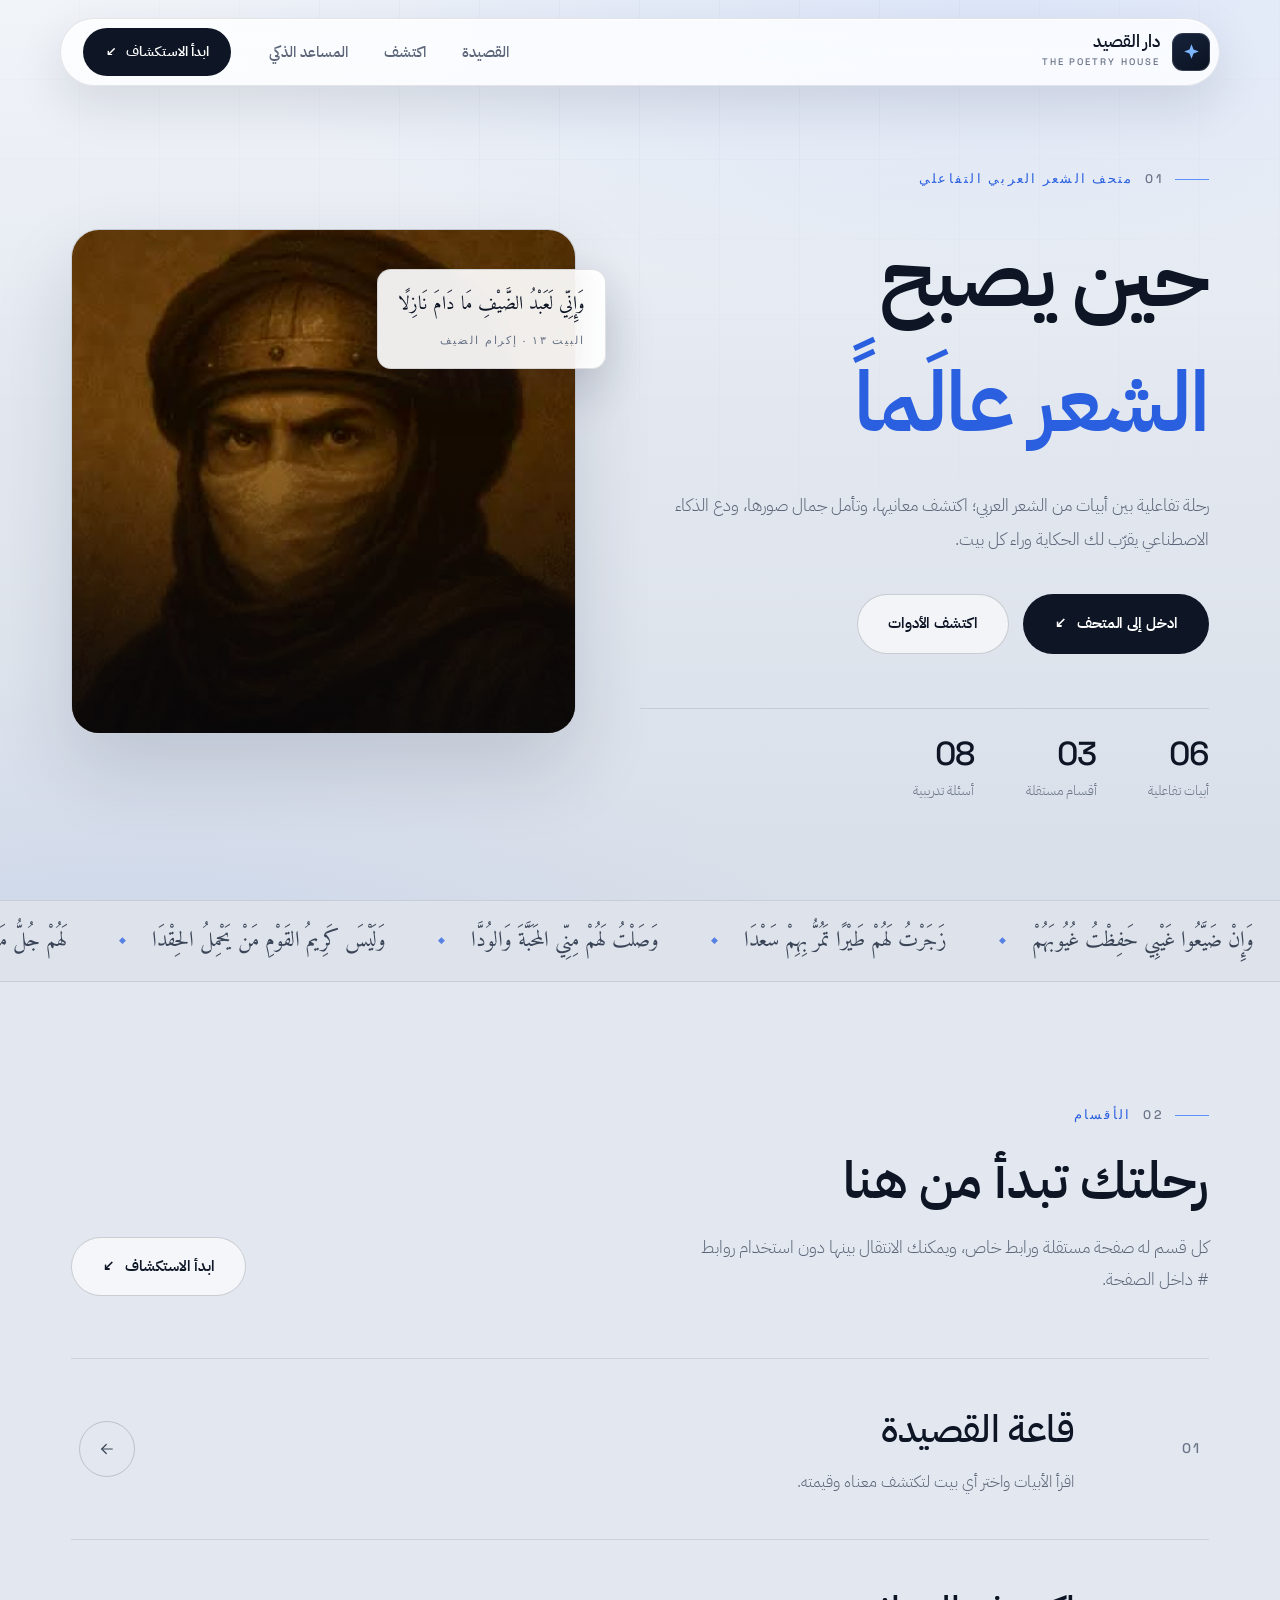
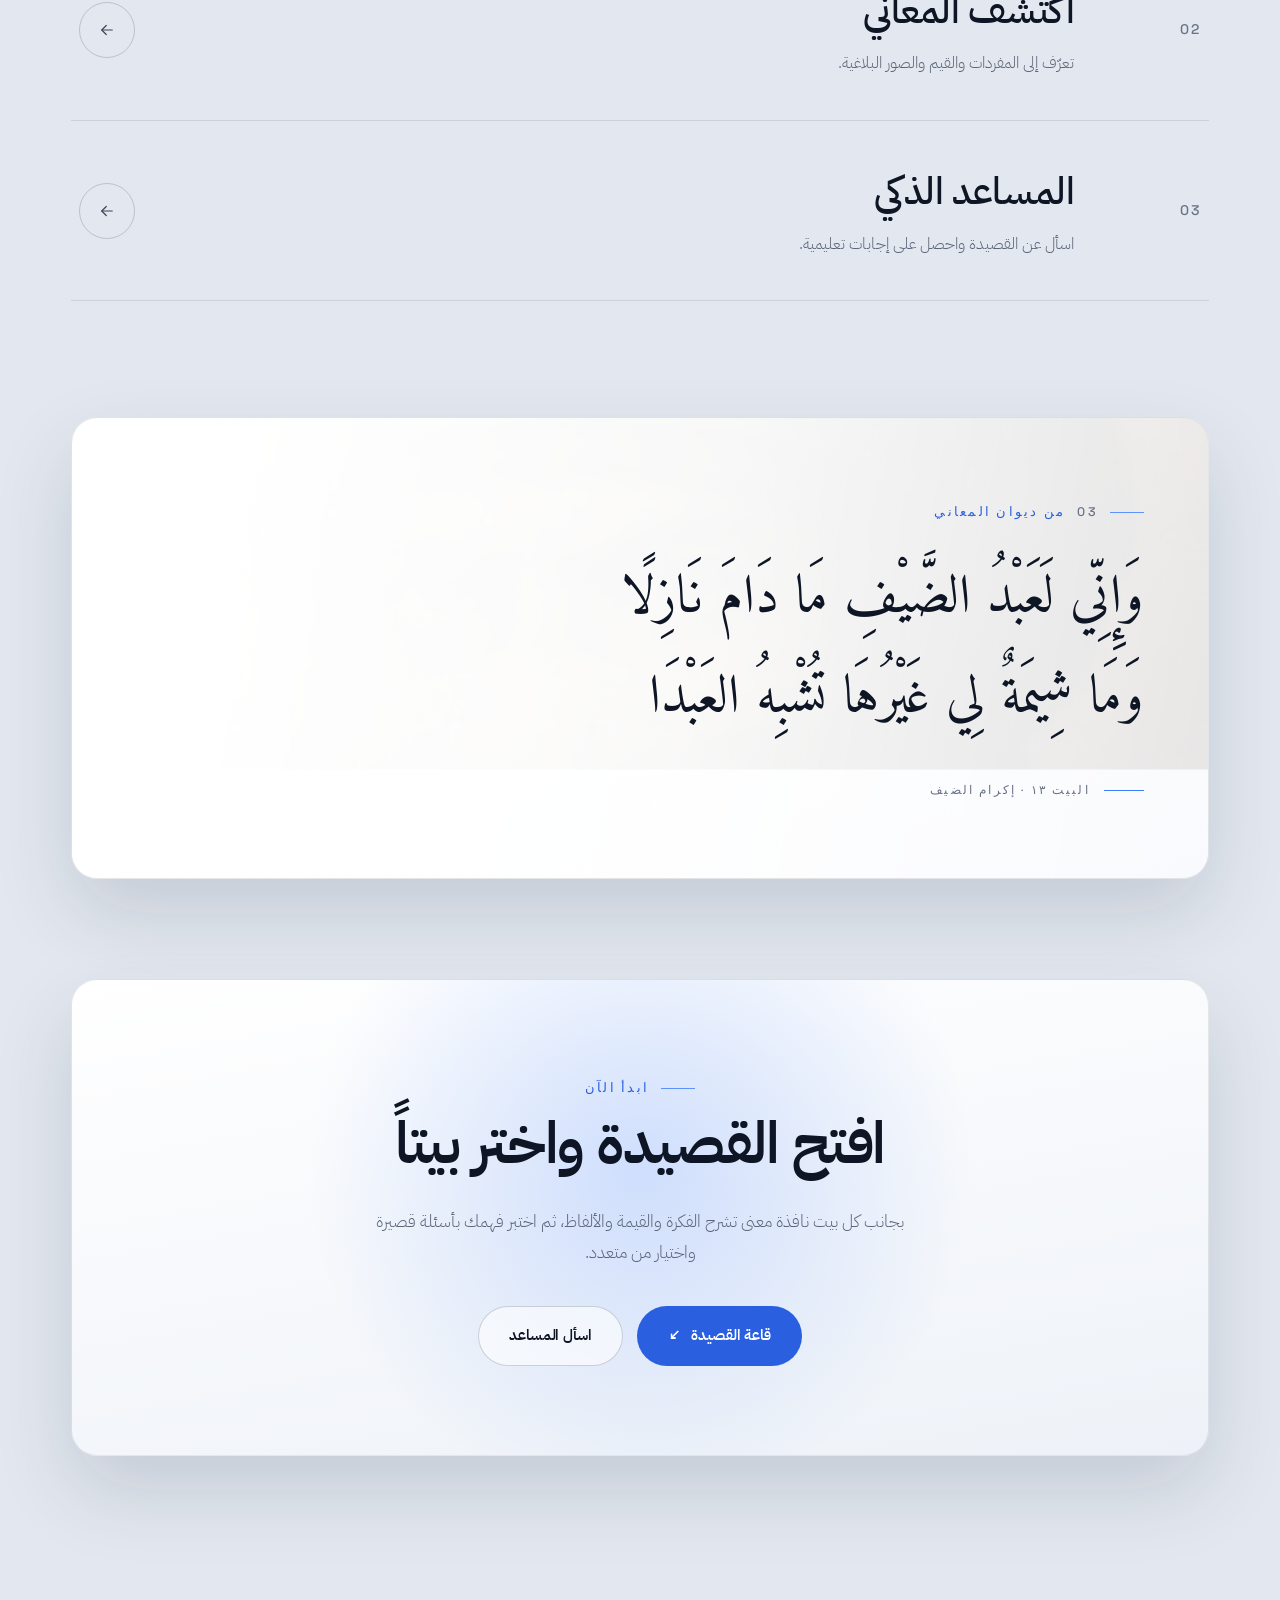
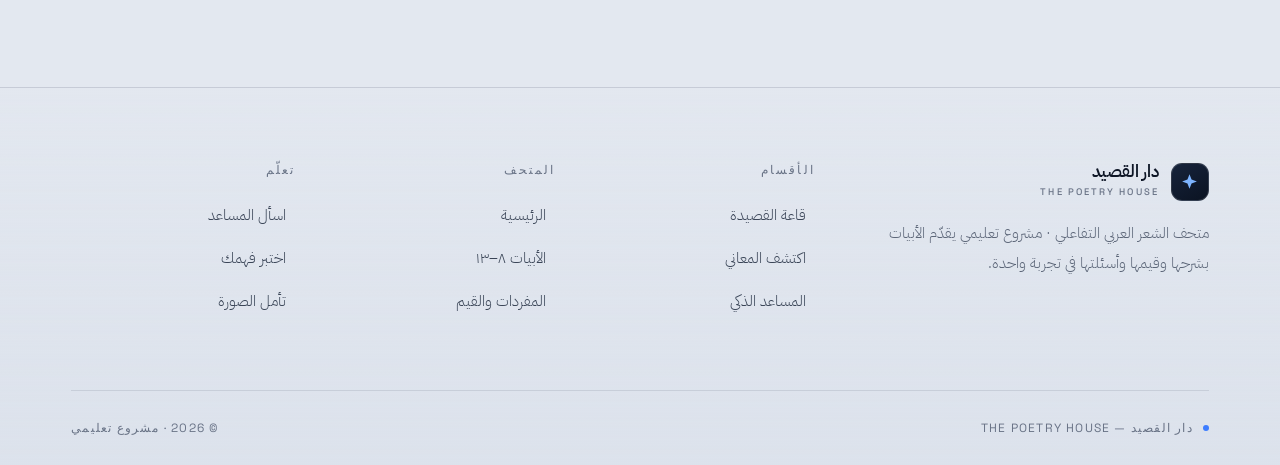
<file: index.html>
<!DOCTYPE html>
<html lang="ar" dir="rtl">
<head>
<meta charset="UTF-8">
<meta name="viewport" content="width=device-width, initial-scale=1.0">
<meta name="theme-color" content="#e3e8f0">
<meta name="description" content="دار القصيد — متحف الشعر العربي التفاعلي: اقرأ الأبيات، واكتشف معانيها وقيمها، واسأل المساعد الذكي.">
<title>الرئيسية | دار القصيد</title>
<link rel="stylesheet" href="assets/style.css">
<script>
document.documentElement.classList.add('js');
window.addEventListener('load',()=>setTimeout(()=>{if(!window.__UI_READY)document.documentElement.classList.remove('js')},2500));
</script>
</head>
<body>
<div class="spot" aria-hidden="true"></div>

<header class="header">
  <a class="brand" href="./">
    <span class="mark" aria-hidden="true">
      <svg viewBox="0 0 24 24"><path d="M12 1.6 14.9 9.1 22.4 12 14.9 14.9 12 22.4 9.1 14.9 1.6 12 9.1 9.1Z" fill="#7db4ff"/></svg>
    </span>
    <span>
      <span class="name" style="display:block">دار القصيد</span>
      <span class="sub" style="display:block">The Poetry House</span>
    </span>
  </a>
  <nav class="nav" aria-label="التنقل الرئيسي">
    <a href="page/poem/">القصيدة</a>
    <a href="page/discover/">اكتشف</a>
    <a href="page/ask/">المساعد الذكي</a>
  </nav>
  <a class="cta" href="page/poem/">ابدأ الاستكشاف <span class="arrow">↙</span></a>
  <button class="burger" type="button" aria-label="فتح القائمة" aria-expanded="false"><span></span><span></span></button>
</header>

<div class="sheet" id="sheet">
  <nav aria-label="قائمة الجوال">
    <a href="./">الرئيسية <span>00</span></a>
    <a href="page/poem/">القصيدة <span>01</span></a>
    <a href="page/discover/">اكتشف <span>02</span></a>
    <a href="page/ask/">المساعد الذكي <span>03</span></a>
  </nav>
</div>

<main class="page-fade">

  <!-- ================= HERO ================= -->
  <section class="hero">
    <div class="wrap">
      <div class="hero-copy">
        <div class="kicker"><span class="num">01</span> متحف الشعر العربي التفاعلي</div>
        <h1>
          <span class="line"><i style="--d:.15s">حين يصبح</i></span>
          <span class="line"><i class="accent" style="--d:.3s">الشعر عالَماً</i></span>
        </h1>
        <p class="lede">رحلة تفاعلية بين أبيات من الشعر العربي؛ اكتشف معانيها، وتأمل جمال صورها، ودع الذكاء الاصطناعي يقرّب لك الحكاية وراء كل بيت.</p>
        <div class="hero-actions">
          <a class="btn btn-primary" href="page/poem/">ادخل إلى المتحف <span class="arrow">↙</span></a>
          <a class="btn btn-ghost" href="page/discover/">اكتشف الأدوات</a>
        </div>
        <div class="hero-stats">
          <div class="stat"><div class="v">06</div><div class="k">أبيات تفاعلية</div></div>
          <div class="stat"><div class="v">03</div><div class="k">أقسام مستقلة</div></div>
          <div class="stat"><div class="v">08</div><div class="k">أسئلة تدريبية</div></div>
        </div>
      </div>

      <div class="hero-visual">
        <div class="stage">
          <img class="stage-img" src="images.jpg" alt="صورة تجسيدية لشاعر ملثم" width="800" height="800">
          <div class="stage-grade" aria-hidden="true"></div>
        </div>
        <div class="chip-verse">وَإِنِّي لَعَبْدُ الضَّيْفِ مَا دَامَ نَازِلًا<small>البيت ١٣ · إكرام الضيف</small></div>
      </div>
    </div>
  </section>

  <!-- ================= TICKER ================= -->
  <div class="ticker" aria-hidden="true">
    <div class="ticker-track">
      <span class="ticker-item">وَإِنْ ضَيَّعُوا غَيْبِي حَفِظْتُ غُيُوبَهُمْ</span>
      <span class="ticker-item">زَجَرْتُ لَهُمْ طَيْرًا تَمُرُّ بِهِمْ سَعْدَا</span>
      <span class="ticker-item">وَصَلْتُ لَهُمْ مِنِّي المَحَبَّةَ وَالوُدَّا</span>
      <span class="ticker-item">وَلَيْسَ كَرِيمُ القَوْمِ مَنْ يَحْمِلُ الحِقْدَا</span>
      <span class="ticker-item">لَهُمْ جُلُّ مَالِي إِنْ تَتَابَعَ لِي غِنًى</span>
      <span class="ticker-item">وَإِنِّي لَعَبْدُ الضَّيْفِ مَا دَامَ نَازِلًا</span>
      <span class="ticker-item">وَإِنْ ضَيَّعُوا غَيْبِي حَفِظْتُ غُيُوبَهُمْ</span>
      <span class="ticker-item">زَجَرْتُ لَهُمْ طَيْرًا تَمُرُّ بِهِمْ سَعْدَا</span>
      <span class="ticker-item">وَصَلْتُ لَهُمْ مِنِّي المَحَبَّةَ وَالوُدَّا</span>
      <span class="ticker-item">وَلَيْسَ كَرِيمُ القَوْمِ مَنْ يَحْمِلُ الحِقْدَا</span>
      <span class="ticker-item">لَهُمْ جُلُّ مَالِي إِنْ تَتَابَعَ لِي غِنًى</span>
      <span class="ticker-item">وَإِنِّي لَعَبْدُ الضَّيْفِ مَا دَامَ نَازِلًا</span>
    </div>
  </div>

  <!-- ================= SECTION INDEX ================= -->
  <section class="section wrap">
    <div class="sec-head reveal">
      <div class="t">
        <div class="kicker"><span class="num">02</span> الأقسام</div>
        <h2 class="h2">رحلتك تبدأ من هنا</h2>
        <p>كل قسم له صفحة مستقلة ورابط خاص، ويمكنك الانتقال بينها دون استخدام روابط # داخل الصفحة.</p>
      </div>
      <a class="btn btn-ghost" href="page/poem/">ابدأ الاستكشاف <span class="arrow">↙</span></a>
    </div>

    <div class="index-list">
      <a class="row reveal" href="page/poem/">
        <span class="n">01</span>
        <span class="body" style="display:block">
          <h3>قاعة القصيدة</h3>
          <p>اقرأ الأبيات واختر أي بيت لتكتشف معناه وقيمته.</p>
        </span>
        <span class="go" aria-hidden="true">
          <svg width="18" height="18" viewBox="0 0 24 24" fill="none" stroke="currentColor" stroke-width="1.6" stroke-linecap="round" stroke-linejoin="round"><path d="M19 12H5"/><path d="M11 6l-6 6 6 6"/></svg>
        </span>
      </a>
      <a class="row reveal" href="page/discover/">
        <span class="n">02</span>
        <span class="body" style="display:block">
          <h3>اكتشف المعاني</h3>
          <p>تعرّف إلى المفردات والقيم والصور البلاغية.</p>
        </span>
        <span class="go" aria-hidden="true">
          <svg width="18" height="18" viewBox="0 0 24 24" fill="none" stroke="currentColor" stroke-width="1.6" stroke-linecap="round" stroke-linejoin="round"><path d="M19 12H5"/><path d="M11 6l-6 6 6 6"/></svg>
        </span>
      </a>
      <a class="row reveal" href="page/ask/">
        <span class="n">03</span>
        <span class="body" style="display:block">
          <h3>المساعد الذكي</h3>
          <p>اسأل عن القصيدة واحصل على إجابات تعليمية.</p>
        </span>
        <span class="go" aria-hidden="true">
          <svg width="18" height="18" viewBox="0 0 24 24" fill="none" stroke="currentColor" stroke-width="1.6" stroke-linecap="round" stroke-linejoin="round"><path d="M19 12H5"/><path d="M11 6l-6 6 6 6"/></svg>
        </span>
      </a>
    </div>
  </section>

  <!-- ================= FEATURED VERSE ================= -->
  <section class="wrap" style="padding-bottom:clamp(20px,4vw,40px)">
    <div class="band reveal-s">
      <div class="band-bg" data-parallax aria-hidden="true"></div>
      <div class="inner">
        <div class="kicker"><span class="num">03</span> من ديوان المعاني</div>
        <blockquote>وَإِنِّي لَعَبْدُ الضَّيْفِ مَا دَامَ نَازِلًا<br>وَمَا شِيمَةٌ لِي غَيْرُهَا تُشْبِهُ العَبْدَا</blockquote>
        <div class="cite">البيت ١٣ · إكرام الضيف</div>
      </div>
    </div>
  </section>

  <!-- ================= CTA ================= -->
  <section class="section wrap" style="padding-top:clamp(30px,5vw,60px)">
    <div class="cta-band reveal-s">
      <div class="kicker">ابدأ الآن</div>
      <h2>افتح القصيدة واختر بيتاً</h2>
      <p>بجانب كل بيت نافذة معنى تشرح الفكرة والقيمة والألفاظ، ثم اختبر فهمك بأسئلة قصيرة واختيار من متعدد.</p>
      <div class="hero-actions">
        <a class="btn btn-blue" href="page/poem/">قاعة القصيدة <span class="arrow">↙</span></a>
        <a class="btn btn-ghost" href="page/ask/">اسأل المساعد</a>
      </div>
    </div>
  </section>

</main>

<footer class="footer">
  <div class="wrap">
    <div class="top">
      <div class="about">
        <a class="brand" href="./">
          <span class="mark" aria-hidden="true">
            <svg viewBox="0 0 24 24"><path d="M12 1.6 14.9 9.1 22.4 12 14.9 14.9 12 22.4 9.1 14.9 1.6 12 9.1 9.1Z" fill="#7db4ff"/></svg>
          </span>
          <span>
            <span class="name" style="display:block">دار القصيد</span>
            <span class="sub" style="display:block">The Poetry House</span>
          </span>
        </a>
        <p>متحف الشعر العربي التفاعلي · مشروع تعليمي يقدّم الأبيات بشرحها وقيمها وأسئلتها في تجربة واحدة.</p>
      </div>
      <div>
        <h4>الأقسام</h4>
        <ul>
          <li><a href="page/poem/">قاعة القصيدة</a></li>
          <li><a href="page/discover/">اكتشف المعاني</a></li>
          <li><a href="page/ask/">المساعد الذكي</a></li>
        </ul>
      </div>
      <div>
        <h4>المتحف</h4>
        <ul>
          <li><a href="./">الرئيسية</a></li>
          <li><a href="page/poem/">الأبيات ٨–١٣</a></li>
          <li><a href="page/discover/">المفردات والقيم</a></li>
        </ul>
      </div>
      <div>
        <h4>تعلّم</h4>
        <ul>
          <li><a href="page/ask/">اسأل المساعد</a></li>
          <li><a href="page/poem/">اختبر فهمك</a></li>
          <li><a href="page/discover/">تأمل الصورة</a></li>
        </ul>
      </div>
    </div>
    <div class="bottom">
      <div class="brand-line"><i></i> دار القصيد — THE POETRY HOUSE</div>
      <div>© 2026 · مشروع تعليمي</div>
    </div>
  </div>
</footer>

<script src="assets/app.js"></script>
</body>
</html>
</file>
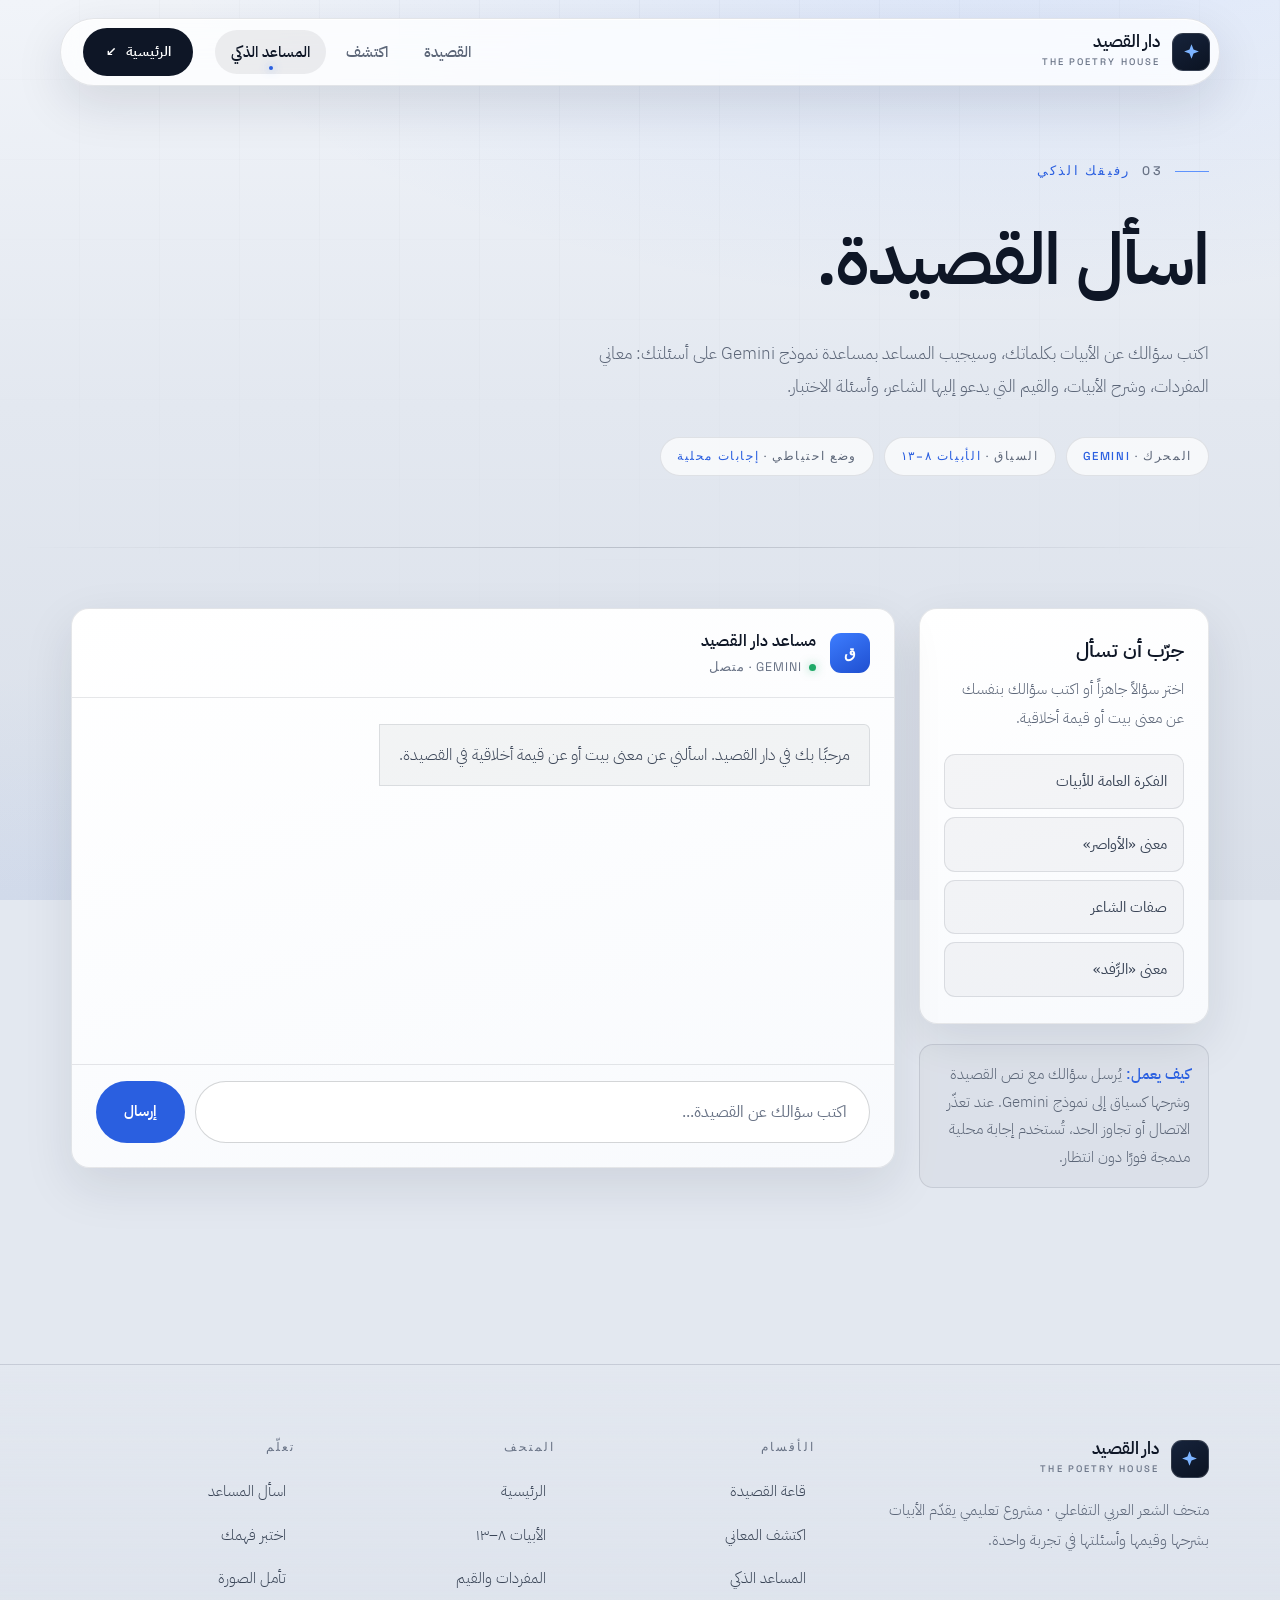
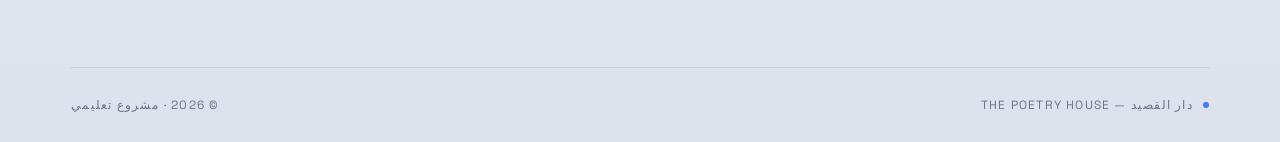
<file: page/ask/index.html>
<!DOCTYPE html>
<html lang="ar" dir="rtl">
<head>
<meta charset="UTF-8">
<meta name="viewport" content="width=device-width, initial-scale=1.0">
<meta name="theme-color" content="#e3e8f0">
<meta name="description" content="المساعد الذكي — اسأل عن القصيدة واحصل على إجابات تعليمية مبنية على نص القصيدة وشرحها.">
<title>المساعد الذكي | دار القصيد</title>
<link rel="stylesheet" href="../../assets/style.css">
<script>
document.documentElement.classList.add('js');
window.addEventListener('load',()=>setTimeout(()=>{if(!window.__UI_READY)document.documentElement.classList.remove('js')},2500));
</script>
</head>
<body>
<div class="spot" aria-hidden="true"></div>

<header class="header">
  <a class="brand" href="../../">
    <span class="mark" aria-hidden="true">
      <svg viewBox="0 0 24 24"><path d="M12 1.6 14.9 9.1 22.4 12 14.9 14.9 12 22.4 9.1 14.9 1.6 12 9.1 9.1Z" fill="#7db4ff"/></svg>
    </span>
    <span>
      <span class="name" style="display:block">دار القصيد</span>
      <span class="sub" style="display:block">The Poetry House</span>
    </span>
  </a>
  <nav class="nav" aria-label="التنقل الرئيسي">
    <a href="../poem/">القصيدة</a>
    <a href="../discover/">اكتشف</a>
    <a href="./" aria-current="page">المساعد الذكي</a>
  </nav>
  <a class="cta" href="../../">الرئيسية <span class="arrow">↙</span></a>
  <button class="burger" type="button" aria-label="فتح القائمة" aria-expanded="false"><span></span><span></span></button>
</header>

<div class="sheet" id="sheet">
  <nav aria-label="قائمة الجوال">
    <a href="../../">الرئيسية <span>00</span></a>
    <a href="../poem/">القصيدة <span>01</span></a>
    <a href="../discover/">اكتشف <span>02</span></a>
    <a href="./">المساعد الذكي <span>03</span></a>
  </nav>
</div>

<main class="page-fade">

  <section class="page-hero wrap">
    <div class="kicker"><span class="num">03</span> رفيقك الذكي</div>
    <h1>اسأل القصيدة.</h1>
    <p class="lede">اكتب سؤالك عن الأبيات بكلماتك، وسيجيب المساعد بمساعدة نموذج Gemini على أسئلتك: معاني المفردات، وشرح الأبيات، والقيم التي يدعو إليها الشاعر، وأسئلة الاختبار.</p>
    <div class="meta-row">
      <span class="tag">المحرك · <b>Gemini</b></span>
      <span class="tag">السياق · <b>الأبيات ٨–١٣</b></span>
      <span class="tag">وضع احتياطي · <b>إجابات محلية</b></span>
    </div>
    <div class="grid-line" aria-hidden="true"></div>
  </section>

  <section class="wrap" style="padding-block:clamp(34px,5vw,60px)">
    <div class="chat-shell">

      <aside class="chat-side reveal">
        <div class="side-card">
          <h3>جرّب أن تسأل</h3>
          <p>اختر سؤالاً جاهزاً أو اكتب سؤالك بنفسك عن معنى بيت أو قيمة أخلاقية.</p>
          <div class="side-list">
            <button class="chip" type="button" data-q="ما الفكرة العامة للأبيات؟">الفكرة العامة للأبيات</button>
            <button class="chip" type="button" data-q="ما معنى الأواصر؟">معنى «الأواصر»</button>
            <button class="chip" type="button" data-q="ما الصفات التي يمدحها الشاعر؟">صفات الشاعر</button>
            <button class="chip" type="button" data-q="ما معنى الرفد؟">معنى «الرِّفد»</button>
          </div>
        </div>
        <div class="answer-note" style="margin-top:20px">
          <b>كيف يعمل:</b> يُرسل سؤالك مع نص القصيدة وشرحها كسياق إلى نموذج Gemini. عند تعذّر الاتصال أو تجاوز الحد، تُستخدم إجابة محلية مدمجة فورًا دون انتظار.
        </div>
      </aside>

      <div class="chat panel reveal">
        <div class="chat-top">
          <span class="avatar" aria-hidden="true">ق</span>
          <div>
            <div class="who">مساعد دار القصيد</div>
            <div class="st"><span class="dot"></span> GEMINI · متصل</div>
          </div>
        </div>

        <div class="msgs" id="chatMessages" aria-live="polite">
          <div class="msg bot">مرحبًا بك في دار القصيد. اسألني عن معنى بيت أو عن قيمة أخلاقية في القصيدة.</div>
        </div>

        <form class="chat-form" id="chatForm">
          <input id="chatInput" placeholder="اكتب سؤالك عن القصيدة..." autocomplete="off" aria-label="اكتب سؤالك">
          <button type="submit">إرسال</button>
        </form>
      </div>

    </div>
  </section>

</main>

<footer class="footer">
  <div class="wrap">
    <div class="top">
      <div class="about">
        <a class="brand" href="../../">
          <span class="mark" aria-hidden="true">
            <svg viewBox="0 0 24 24"><path d="M12 1.6 14.9 9.1 22.4 12 14.9 14.9 12 22.4 9.1 14.9 1.6 12 9.1 9.1Z" fill="#7db4ff"/></svg>
          </span>
          <span>
            <span class="name" style="display:block">دار القصيد</span>
            <span class="sub" style="display:block">The Poetry House</span>
          </span>
        </a>
        <p>متحف الشعر العربي التفاعلي · مشروع تعليمي يقدّم الأبيات بشرحها وقيمها وأسئلتها في تجربة واحدة.</p>
      </div>
      <div>
        <h4>الأقسام</h4>
        <ul>
          <li><a href="../poem/">قاعة القصيدة</a></li>
          <li><a href="../discover/">اكتشف المعاني</a></li>
          <li><a href="./">المساعد الذكي</a></li>
        </ul>
      </div>
      <div>
        <h4>المتحف</h4>
        <ul>
          <li><a href="../../">الرئيسية</a></li>
          <li><a href="../poem/">الأبيات ٨–١٣</a></li>
          <li><a href="../discover/">المفردات والقيم</a></li>
        </ul>
      </div>
      <div>
        <h4>تعلّم</h4>
        <ul>
          <li><a href="./">اسأل المساعد</a></li>
          <li><a href="../poem/">اختبر فهمك</a></li>
          <li><a href="../discover/">تأمل الصورة</a></li>
        </ul>
      </div>
    </div>
    <div class="bottom">
      <div class="brand-line"><i></i> دار القصيد — THE POETRY HOUSE</div>
      <div>© 2026 · مشروع تعليمي</div>
    </div>
  </div>
</footer>

<script>
/* key is stored obfuscated (XOR + base64) so it is not readable in page source;
   restrict it by HTTP referrer (avhubs.github.io/*) + daily quota in Google Cloud */
window.CHAT_CONFIG = { key: (function (s) {
  try { return atob(s).split('').map(function (c) { return String.fromCharCode(c.charCodeAt(0) ^ 90); }).join(''); }
  catch (e) { return ''; }
})('Gwt0GzhiCBRsEyA8KG8wHGNpIgAxKTYpaT0bNmIeb2kLHSoZDGgJawocNQloLi4fCzIDHj0=') };
</script>
<script src="../../assets/app.js"></script>
</body>
</html>
</file>
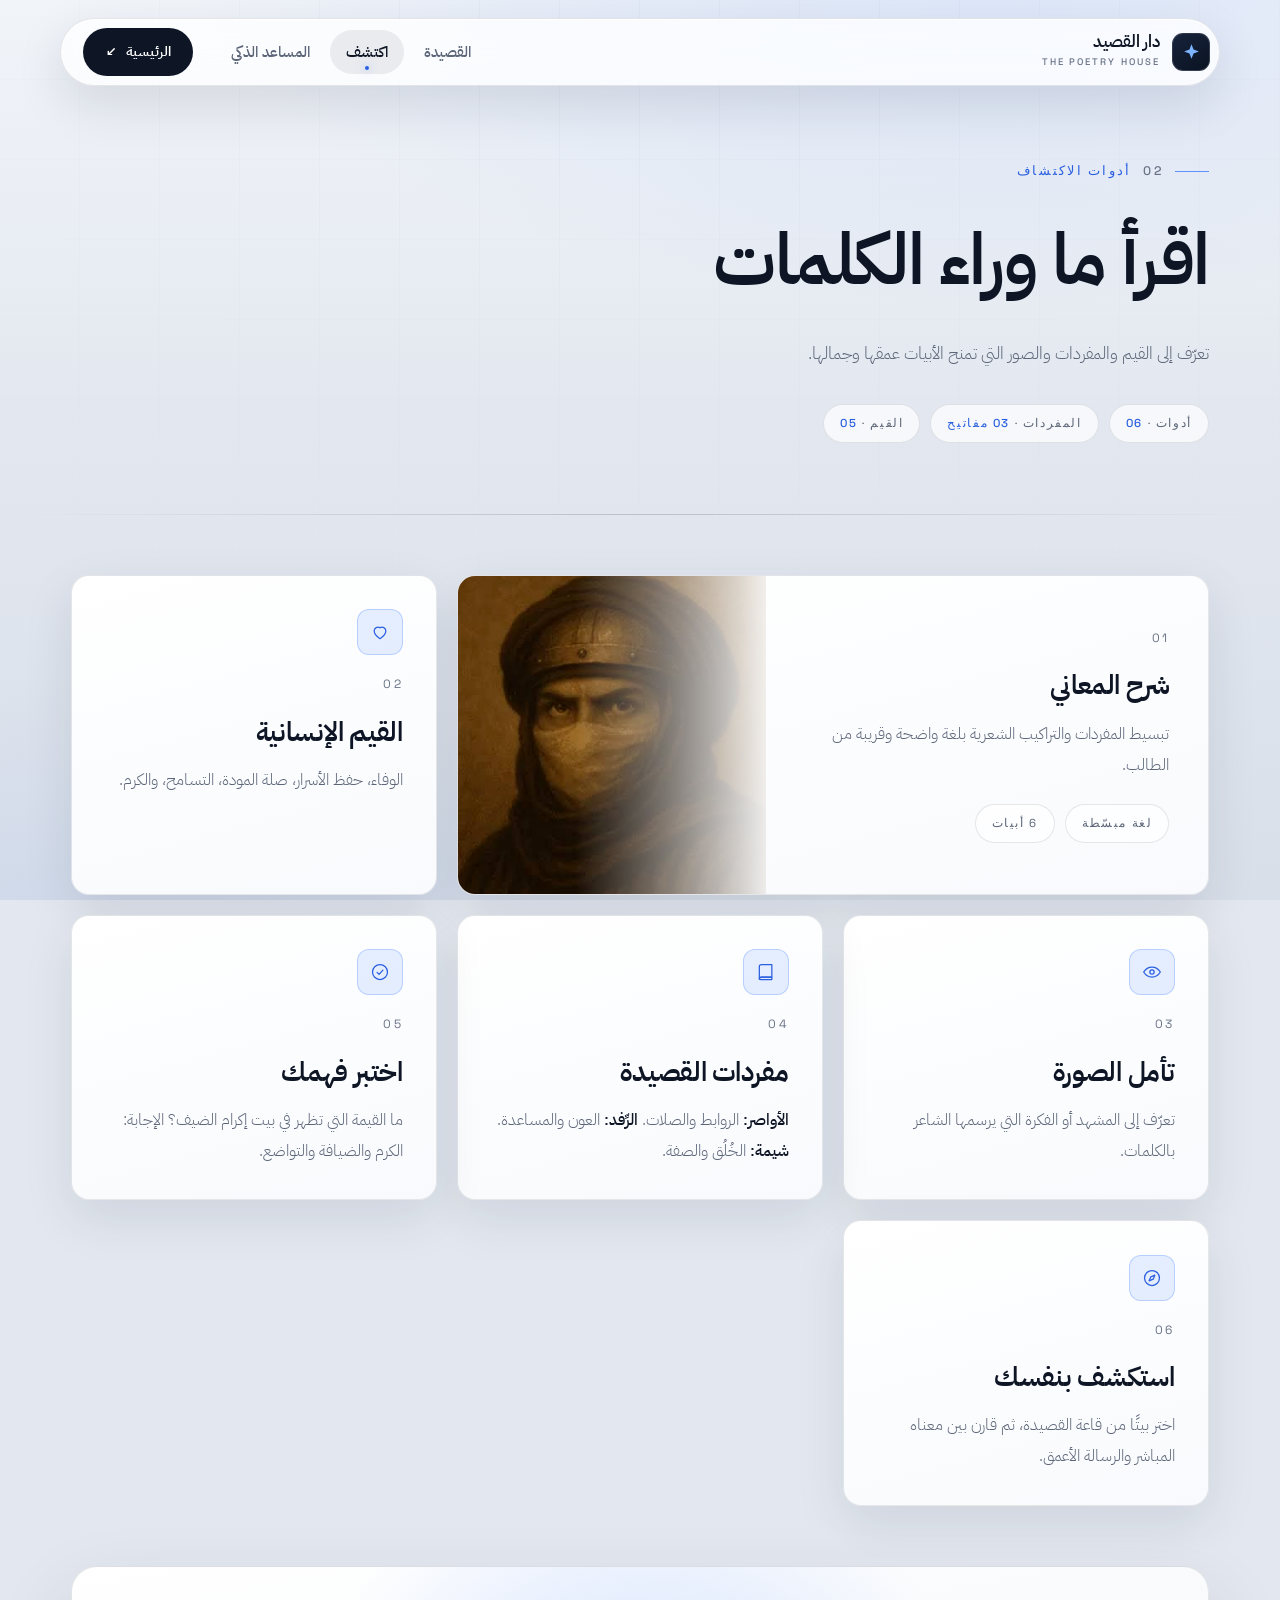
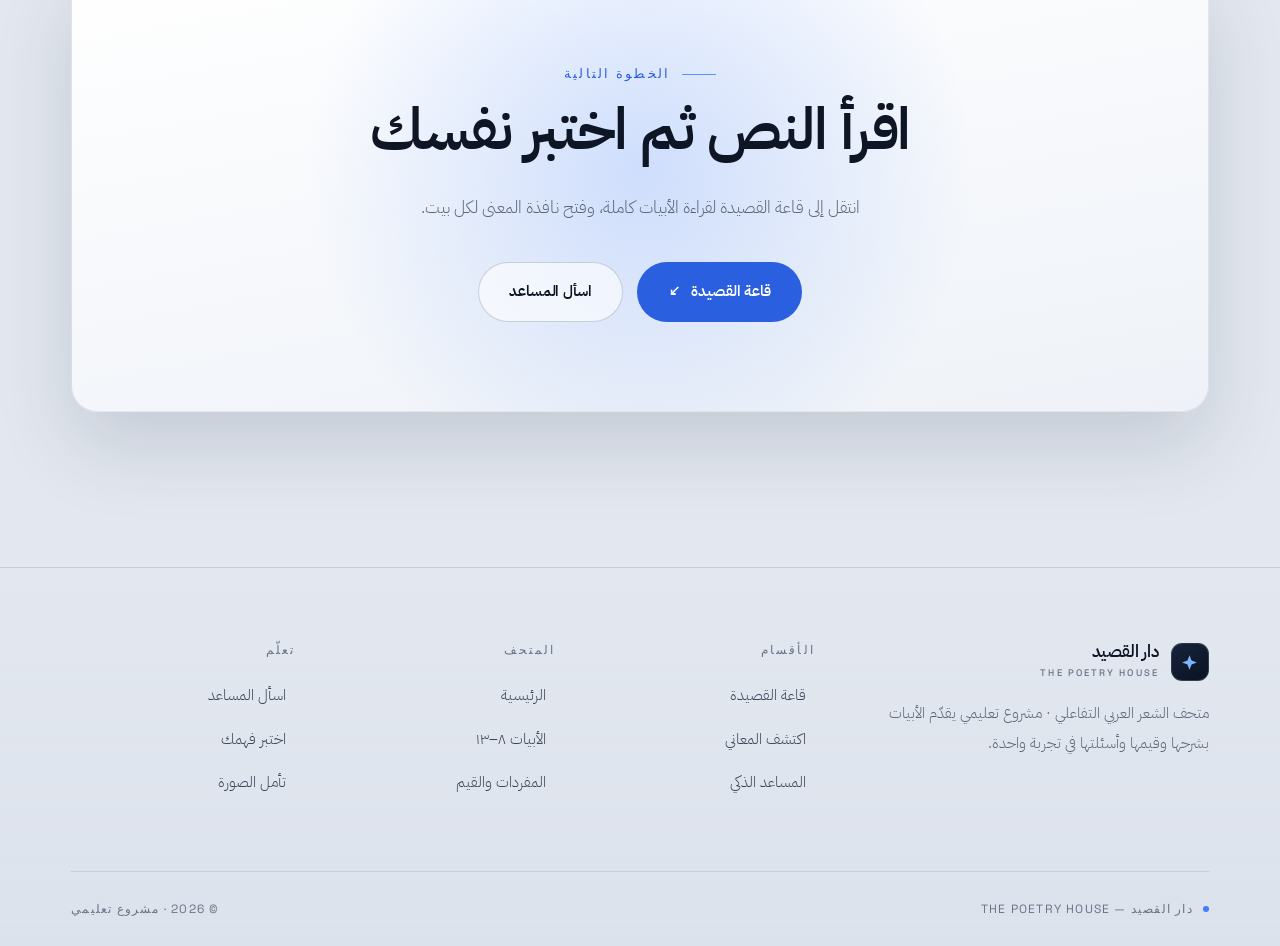
<file: page/discover/index.html>
<!DOCTYPE html>
<html lang="ar" dir="rtl">
<head>
<meta charset="UTF-8">
<meta name="viewport" content="width=device-width, initial-scale=1.0">
<meta name="theme-color" content="#e3e8f0">
<meta name="description" content="اكتشف المعاني — القيم والمفردات والصور التي تمنح الأبيات عمقها وجمالها.">
<title>اكتشف المعاني | دار القصيد</title>
<link rel="stylesheet" href="../../assets/style.css">
<script>
document.documentElement.classList.add('js');
window.addEventListener('load',()=>setTimeout(()=>{if(!window.__UI_READY)document.documentElement.classList.remove('js')},2500));
</script>
</head>
<body>
<div class="spot" aria-hidden="true"></div>

<header class="header">
  <a class="brand" href="../../">
    <span class="mark" aria-hidden="true">
      <svg viewBox="0 0 24 24"><path d="M12 1.6 14.9 9.1 22.4 12 14.9 14.9 12 22.4 9.1 14.9 1.6 12 9.1 9.1Z" fill="#7db4ff"/></svg>
    </span>
    <span>
      <span class="name" style="display:block">دار القصيد</span>
      <span class="sub" style="display:block">The Poetry House</span>
    </span>
  </a>
  <nav class="nav" aria-label="التنقل الرئيسي">
    <a href="../poem/">القصيدة</a>
    <a href="./" aria-current="page">اكتشف</a>
    <a href="../ask/">المساعد الذكي</a>
  </nav>
  <a class="cta" href="../../">الرئيسية <span class="arrow">↙</span></a>
  <button class="burger" type="button" aria-label="فتح القائمة" aria-expanded="false"><span></span><span></span></button>
</header>

<div class="sheet" id="sheet">
  <nav aria-label="قائمة الجوال">
    <a href="../../">الرئيسية <span>00</span></a>
    <a href="../poem/">القصيدة <span>01</span></a>
    <a href="./">اكتشف <span>02</span></a>
    <a href="../ask/">المساعد الذكي <span>03</span></a>
  </nav>
</div>

<main class="page-fade">

  <section class="page-hero wrap">
    <div class="kicker"><span class="num">02</span> أدوات الاكتشاف</div>
    <h1>اقرأ ما وراء الكلمات</h1>
    <p class="lede">تعرّف إلى القيم والمفردات والصور التي تمنح الأبيات عمقها وجمالها.</p>
    <div class="meta-row">
      <span class="tag">أدوات · <b>06</b></span>
      <span class="tag">المفردات · <b>03 مفاتيح</b></span>
      <span class="tag">القيم · <b>05</b></span>
    </div>
    <div class="grid-line" aria-hidden="true"></div>
  </section>

  <section class="wrap" style="padding-block:clamp(34px,5vw,60px)">
    <div class="bento">

      <article class="cell feature span-4 reveal-s">
        <div class="txt">
          <div class="idx">01</div>
          <h3>شرح المعاني</h3>
          <p>تبسيط المفردات والتراكيب الشعرية بلغة واضحة وقريبة من الطالب.</p>
          <div class="meta-row" style="margin-top:24px">
            <span class="tag">لغة مبسّطة</span>
            <span class="tag">6 أبيات</span>
          </div>
        </div>
        <div class="pic">
          <img src="../../images.jpg" alt="لوحة لشاعر ملثم" loading="lazy" width="800" height="800">
        </div>
      </article>

      <article class="cell span-2 reveal">
        <span class="ico" aria-hidden="true">
          <svg viewBox="0 0 24 24" stroke-linecap="round" stroke-linejoin="round"><path d="M12 20s-7-4.4-7-9.5A4.5 4.5 0 0 1 12 7a4.5 4.5 0 0 1 7 3.5C19 15.6 12 20 12 20Z"/></svg>
        </span>
        <div class="idx" style="margin-top:18px">02</div>
        <h3>القيم الإنسانية</h3>
        <p>الوفاء، حفظ الأسرار، صلة المودة، التسامح، والكرم.</p>
      </article>

      <article class="cell span-2 reveal">
        <span class="ico" aria-hidden="true">
          <svg viewBox="0 0 24 24" stroke-linecap="round" stroke-linejoin="round"><path d="M2 12s3.6-6 10-6 10 6 10 6-3.6 6-10 6-10-6-10-6Z"/><circle cx="12" cy="12" r="2.6"/></svg>
        </span>
        <div class="idx" style="margin-top:18px">03</div>
        <h3>تأمل الصورة</h3>
        <p>تعرّف إلى المشهد أو الفكرة التي يرسمها الشاعر بالكلمات.</p>
      </article>

      <article class="cell span-2 reveal">
        <span class="ico" aria-hidden="true">
          <svg viewBox="0 0 24 24" stroke-linecap="round" stroke-linejoin="round"><path d="M4 5.5A2.5 2.5 0 0 1 6.5 3H19v15H6.5A2.5 2.5 0 0 0 4 20.5Z"/><path d="M4 20.5A2.5 2.5 0 0 1 6.5 18H19v3H6.5A2.5 2.5 0 0 1 4 20.5Z"/></svg>
        </span>
        <div class="idx" style="margin-top:18px">04</div>
        <h3>مفردات القصيدة</h3>
        <p><b>الأواصر:</b> الروابط والصلات. <b>الرِّفد:</b> العون والمساعدة. <b>شيمة:</b> الخُلُق والصفة.</p>
      </article>

      <article class="cell span-2 reveal">
        <span class="ico" aria-hidden="true">
          <svg viewBox="0 0 24 24" stroke-linecap="round" stroke-linejoin="round"><circle cx="12" cy="12" r="9"/><path d="M8.5 12.4l2.4 2.4 4.6-5"/></svg>
        </span>
        <div class="idx" style="margin-top:18px">05</div>
        <h3>اختبر فهمك</h3>
        <p>ما القيمة التي تظهر في بيت إكرام الضيف؟ الإجابة: الكرم والضيافة والتواضع.</p>
      </article>

      <article class="cell span-2 reveal">
        <span class="ico" aria-hidden="true">
          <svg viewBox="0 0 24 24" stroke-linecap="round" stroke-linejoin="round"><circle cx="12" cy="12" r="9"/><path d="M15.4 8.6l-2 4.8-4.8 2 2-4.8Z"/></svg>
        </span>
        <div class="idx" style="margin-top:18px">06</div>
        <h3>استكشف بنفسك</h3>
        <p>اختر بيتًا من قاعة القصيدة، ثم قارن بين معناه المباشر والرسالة الأعمق.</p>
      </article>

    </div>
  </section>

  <section class="wrap" style="padding-bottom:clamp(20px,4vw,40px)">
    <div class="cta-band reveal-s">
      <div class="kicker">الخطوة التالية</div>
      <h2>اقرأ النص ثم اختبر نفسك</h2>
      <p>انتقل إلى قاعة القصيدة لقراءة الأبيات كاملة، وفتح نافذة المعنى لكل بيت.</p>
      <div class="hero-actions">
        <a class="btn btn-blue" href="../poem/">قاعة القصيدة <span class="arrow">↙</span></a>
        <a class="btn btn-ghost" href="../ask/">اسأل المساعد</a>
      </div>
    </div>
  </section>

</main>

<footer class="footer">
  <div class="wrap">
    <div class="top">
      <div class="about">
        <a class="brand" href="../../">
          <span class="mark" aria-hidden="true">
            <svg viewBox="0 0 24 24"><path d="M12 1.6 14.9 9.1 22.4 12 14.9 14.9 12 22.4 9.1 14.9 1.6 12 9.1 9.1Z" fill="#7db4ff"/></svg>
          </span>
          <span>
            <span class="name" style="display:block">دار القصيد</span>
            <span class="sub" style="display:block">The Poetry House</span>
          </span>
        </a>
        <p>متحف الشعر العربي التفاعلي · مشروع تعليمي يقدّم الأبيات بشرحها وقيمها وأسئلتها في تجربة واحدة.</p>
      </div>
      <div>
        <h4>الأقسام</h4>
        <ul>
          <li><a href="../poem/">قاعة القصيدة</a></li>
          <li><a href="./">اكتشف المعاني</a></li>
          <li><a href="../ask/">المساعد الذكي</a></li>
        </ul>
      </div>
      <div>
        <h4>المتحف</h4>
        <ul>
          <li><a href="../../">الرئيسية</a></li>
          <li><a href="../poem/">الأبيات ٨–١٣</a></li>
          <li><a href="./">المفردات والقيم</a></li>
        </ul>
      </div>
      <div>
        <h4>تعلّم</h4>
        <ul>
          <li><a href="../ask/">اسأل المساعد</a></li>
          <li><a href="../poem/">اختبر فهمك</a></li>
          <li><a href="./">تأمل الصورة</a></li>
        </ul>
      </div>
    </div>
    <div class="bottom">
      <div class="brand-line"><i></i> دار القصيد — THE POETRY HOUSE</div>
      <div>© 2026 · مشروع تعليمي</div>
    </div>
  </div>
</footer>

<script src="../../assets/app.js"></script>
</body>
</html>
</file>
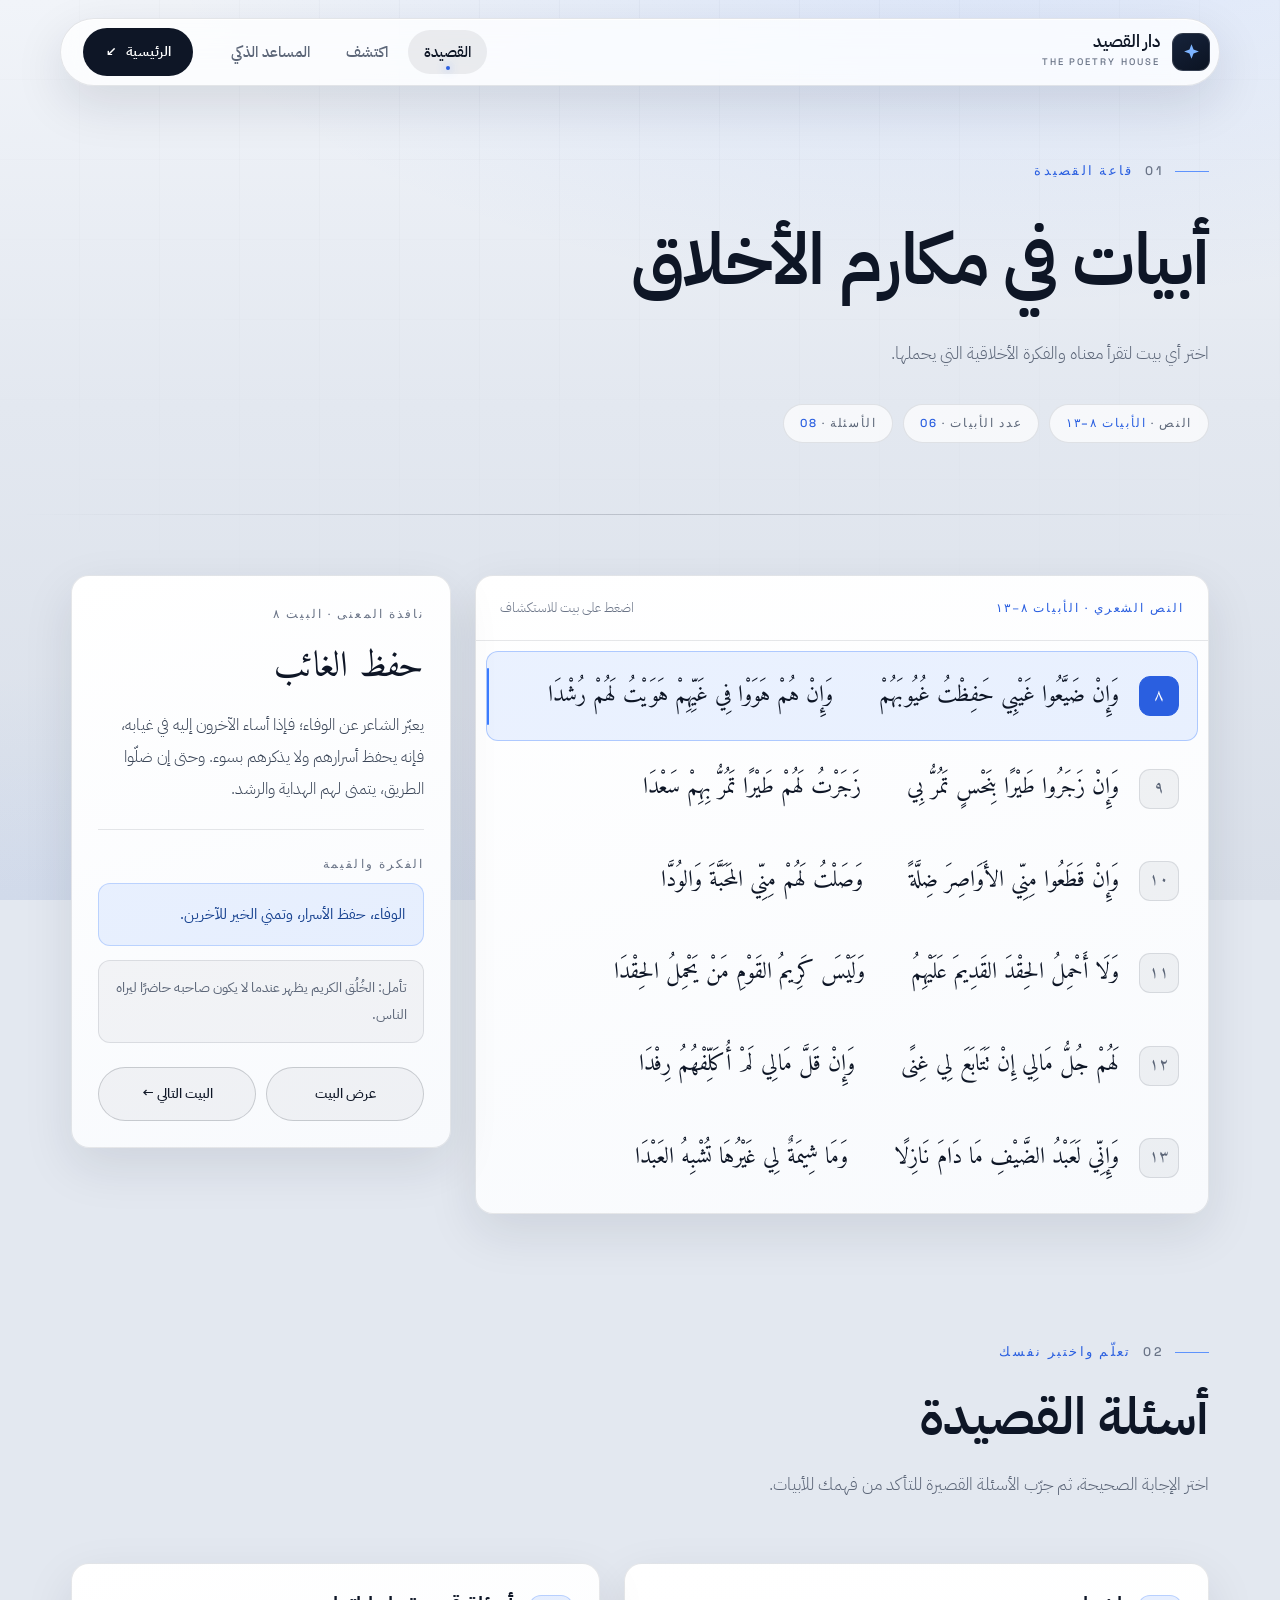
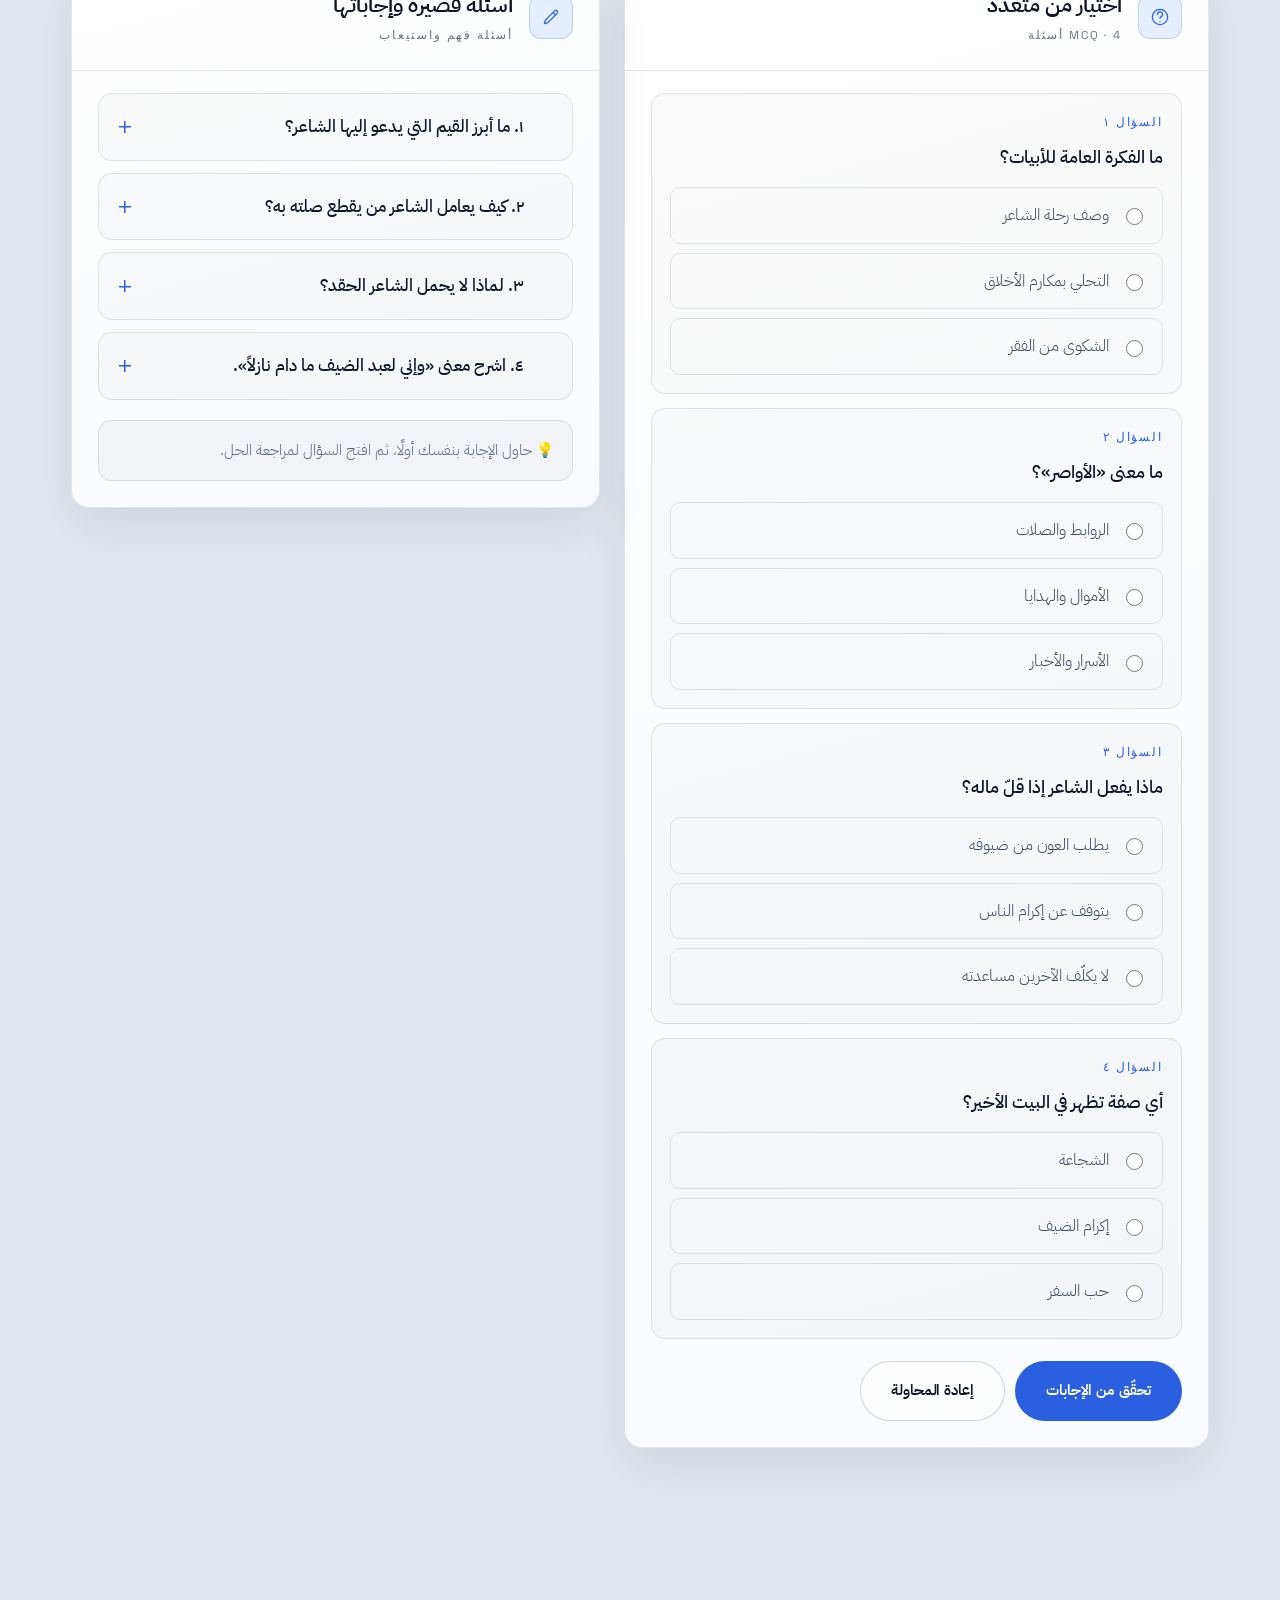
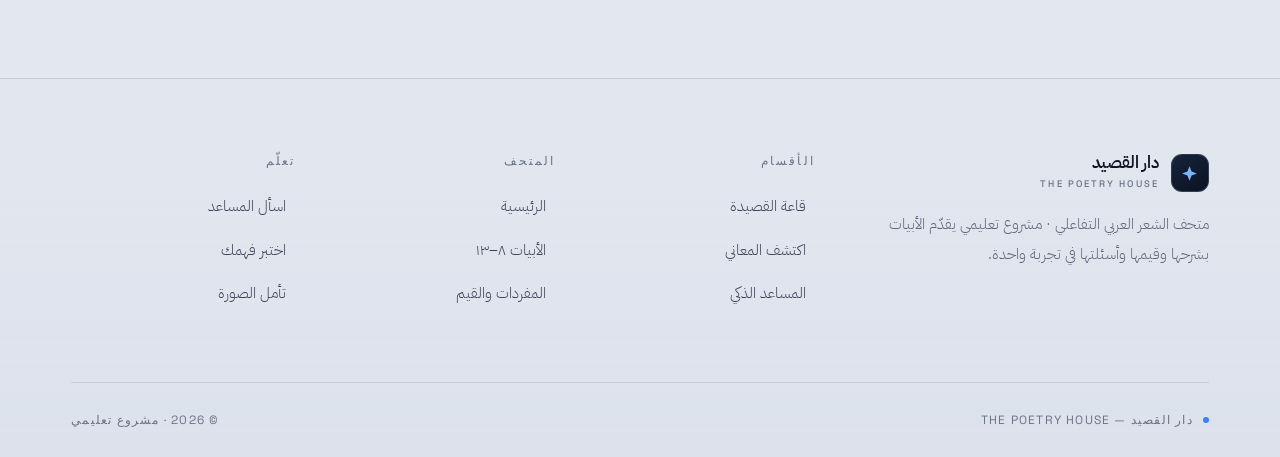
<file: page/poem/index.html>
<!DOCTYPE html>
<html lang="ar" dir="rtl">
<head>
<meta charset="UTF-8">
<meta name="viewport" content="width=device-width, initial-scale=1.0">
<meta name="theme-color" content="#e3e8f0">
<meta name="description" content="قاعة القصيدة — اقرأ الأبيات واختر أي بيت لتكتشف معناه وقيمته، ثم اختبر فهمك.">
<title>قاعة القصيدة | دار القصيد</title>
<link rel="stylesheet" href="../../assets/style.css">
<script>
document.documentElement.classList.add('js');
window.addEventListener('load',()=>setTimeout(()=>{if(!window.__UI_READY)document.documentElement.classList.remove('js')},2500));
</script>
</head>
<body>
<div class="spot" aria-hidden="true"></div>

<header class="header">
  <a class="brand" href="../../">
    <span class="mark" aria-hidden="true">
      <svg viewBox="0 0 24 24"><path d="M12 1.6 14.9 9.1 22.4 12 14.9 14.9 12 22.4 9.1 14.9 1.6 12 9.1 9.1Z" fill="#7db4ff"/></svg>
    </span>
    <span>
      <span class="name" style="display:block">دار القصيد</span>
      <span class="sub" style="display:block">The Poetry House</span>
    </span>
  </a>
  <nav class="nav" aria-label="التنقل الرئيسي">
    <a href="./" aria-current="page">القصيدة</a>
    <a href="../discover/">اكتشف</a>
    <a href="../ask/">المساعد الذكي</a>
  </nav>
  <a class="cta" href="../../">الرئيسية <span class="arrow">↙</span></a>
  <button class="burger" type="button" aria-label="فتح القائمة" aria-expanded="false"><span></span><span></span></button>
</header>

<div class="sheet" id="sheet">
  <nav aria-label="قائمة الجوال">
    <a href="../../">الرئيسية <span>00</span></a>
    <a href="./">القصيدة <span>01</span></a>
    <a href="../discover/">اكتشف <span>02</span></a>
    <a href="../ask/">المساعد الذكي <span>03</span></a>
  </nav>
</div>

<main class="page-fade">

  <section class="page-hero wrap">
    <div class="kicker"><span class="num">01</span> قاعة القصيدة</div>
    <h1>أبيات في مكارم الأخلاق</h1>
    <p class="lede">اختر أي بيت لتقرأ معناه والفكرة الأخلاقية التي يحملها.</p>
    <div class="meta-row">
      <span class="tag">النص · <b>الأبيات ٨–١٣</b></span>
      <span class="tag">عدد الأبيات · <b>06</b></span>
      <span class="tag">الأسئلة · <b>08</b></span>
    </div>
    <div class="grid-line" aria-hidden="true"></div>
  </section>

  <!-- ============ EXPLORER ============ -->
  <section class="wrap" style="padding-block:clamp(34px,5vw,60px)">
    <div class="explorer">

      <div class="panel reveal">
        <div class="panel-head">
          <span class="l">النص الشعري · الأبيات ٨–١٣</span>
          <span class="r">اضغط على بيت للاستكشاف</span>
        </div>
        <div class="verses" id="verses">
          <div class="verse active" data-index="0">
            <span class="num">٨</span>
            <span class="txt">وَإِنْ ضَيَّعُوا غَيْبِي حَفِظْتُ غُيُوبَهُمْ　　وَإِنْ هُمْ هَوَوْا فِي غَيِّهِمْ هَوَيْتُ لَهُمْ رُشْدَا</span>
          </div>
          <div class="verse" data-index="1">
            <span class="num">٩</span>
            <span class="txt">وَإِنْ زَجَرُوا طَيْرًا بِنَحْسٍ تَمُرُّ بِي　　زَجَرْتُ لَهُمْ طَيْرًا تَمُرُّ بِهِمْ سَعْدَا</span>
          </div>
          <div class="verse" data-index="2">
            <span class="num">١٠</span>
            <span class="txt">وَإِنْ قَطَعُوا مِنِّي الأَوَاصِرَ ضِلَّةً　　وَصَلْتُ لَهُمْ مِنِّي المَحَبَّةَ وَالوُدَّا</span>
          </div>
          <div class="verse" data-index="3">
            <span class="num">١١</span>
            <span class="txt">وَلَا أَحْمِلُ الحِقْدَ القَدِيمَ عَلَيْهِمُ　　وَلَيْسَ كَرِيمُ القَوْمِ مَنْ يَحْمِلُ الحِقْدَا</span>
          </div>
          <div class="verse" data-index="4">
            <span class="num">١٢</span>
            <span class="txt">لَهُمْ جُلُّ مَالِي إِنْ تَتَابَعَ لِي غِنًى　　وَإِنْ قَلَّ مَالِي لَمْ أُكَلِّفْهُمُ رِفْدَا</span>
          </div>
          <div class="verse" data-index="5">
            <span class="num">١٣</span>
            <span class="txt">وَإِنِّي لَعَبْدُ الضَّيْفِ مَا دَامَ نَازِلًا　　وَمَا شِيمَةٌ لِي غَيْرُهَا تُشْبِهُ العَبْدَا</span>
          </div>
        </div>
      </div>

      <aside class="panel detail reveal" id="detailPanel" aria-live="polite">
        <div class="lbl">نافذة المعنى · البيت ٨</div>
        <h3 id="detailTitle">حفظ الغائب</h3>
        <p id="detailText">يعبّر الشاعر عن الوفاء؛ فإذا أساء الآخرون إليه في غيابه، فإنه يحفظ أسرارهم ولا يذكرهم بسوء. وحتى إن ضلّوا الطريق، يتمنى لهم الهداية والرشد.</p>
        <div class="rule"></div>
        <div class="lbl">الفكرة والقيمة</div>
        <div class="value" id="detailValue">الوفاء، حفظ الأسرار، وتمني الخير للآخرين.</div>
        <div class="note" id="detailNote">تأمل: الخُلُق الكريم يظهر عندما لا يكون صاحبه حاضرًا ليراه الناس.</div>
        <div class="detail-actions">
          <button class="small-btn" type="button" id="openVerse">عرض البيت</button>
          <button class="small-btn" type="button" id="nextVerse">البيت التالي ←</button>
        </div>
      </aside>

    </div>
  </section>

  <!-- ============ QUIZ ============ -->
  <section class="section wrap" id="quiz" style="padding-top:clamp(30px,5vw,60px)">
    <div class="sec-head reveal">
      <div class="t">
        <div class="kicker"><span class="num">02</span> تعلّم واختبر نفسك</div>
        <h2 class="h2">أسئلة القصيدة</h2>
        <p>اختر الإجابة الصحيحة، ثم جرّب الأسئلة القصيرة للتأكد من فهمك للأبيات.</p>
      </div>
    </div>

    <div class="quiz-grid">

      <!-- MCQ -->
      <div class="panel reveal">
        <div class="q-head">
          <span class="ic" aria-hidden="true">
            <svg width="20" height="20" viewBox="0 0 24 24" fill="none" stroke="currentColor" stroke-width="1.5" stroke-linecap="round"><path d="M9 9a3 3 0 1 1 4 2.8c-.7.3-1 1-1 1.7"/><circle cx="12" cy="17.5" r=".8" fill="currentColor" stroke="none"/><circle cx="12" cy="12" r="9.2"/></svg>
          </span>
          <div>
            <h3>اختيار من متعدد</h3>
            <small>MCQ · 4 أسئلة</small>
          </div>
        </div>
        <div class="q-body">
          <div id="mcqList">
            <div class="mcq" data-answer="b">
              <div class="qn">السؤال ١</div>
              <h4>ما الفكرة العامة للأبيات؟</h4>
              <label><input type="radio" name="q1" value="a"> وصف رحلة الشاعر</label>
              <label><input type="radio" name="q1" value="b"> التحلي بمكارم الأخلاق</label>
              <label><input type="radio" name="q1" value="c"> الشكوى من الفقر</label>
              <div class="feedback"></div>
            </div>
            <div class="mcq" data-answer="a">
              <div class="qn">السؤال ٢</div>
              <h4>ما معنى «الأواصر»؟</h4>
              <label><input type="radio" name="q2" value="a"> الروابط والصلات</label>
              <label><input type="radio" name="q2" value="b"> الأموال والهدايا</label>
              <label><input type="radio" name="q2" value="c"> الأسرار والأخبار</label>
              <div class="feedback"></div>
            </div>
            <div class="mcq" data-answer="c">
              <div class="qn">السؤال ٣</div>
              <h4>ماذا يفعل الشاعر إذا قلّ ماله؟</h4>
              <label><input type="radio" name="q3" value="a"> يطلب العون من ضيوفه</label>
              <label><input type="radio" name="q3" value="b"> يتوقف عن إكرام الناس</label>
              <label><input type="radio" name="q3" value="c"> لا يكلّف الآخرين مساعدته</label>
              <div class="feedback"></div>
            </div>
            <div class="mcq" data-answer="b">
              <div class="qn">السؤال ٤</div>
              <h4>أي صفة تظهر في البيت الأخير؟</h4>
              <label><input type="radio" name="q4" value="a"> الشجاعة</label>
              <label><input type="radio" name="q4" value="b"> إكرام الضيف</label>
              <label><input type="radio" name="q4" value="c"> حب السفر</label>
              <div class="feedback"></div>
            </div>
          </div>
          <div class="q-actions">
            <button class="btn btn-blue" type="button" id="checkQuiz">تحقّق من الإجابات</button>
            <button class="btn btn-ghost" type="button" id="resetQuiz">إعادة المحاولة</button>
            <p id="quizScore" aria-live="polite"></p>
          </div>
        </div>
      </div>

      <!-- SHORT -->
      <div class="panel reveal">
        <div class="q-head">
          <span class="ic" aria-hidden="true">
            <svg width="20" height="20" viewBox="0 0 24 24" fill="none" stroke="currentColor" stroke-width="1.5" stroke-linecap="round" stroke-linejoin="round"><path d="M4 20l1.2-4.2L16.4 4.6a2 2 0 0 1 2.8 0l.2.2a2 2 0 0 1 0 2.8L8.2 18.8 4 20Z"/><path d="M14.5 6.5l3 3"/></svg>
          </span>
          <div>
            <h3>أسئلة قصيرة وإجاباتها</h3>
            <small>أسئلة فهم واستيعاب</small>
          </div>
        </div>
        <div class="q-body">
          <details>
            <summary>١. ما أبرز القيم التي يدعو إليها الشاعر؟</summary>
            <p>الوفاء، وحفظ الأسرار، والتسامح، والكرم، وحسن النية، وإكرام الضيف.</p>
          </details>
          <details>
            <summary>٢. كيف يعامل الشاعر من يقطع صلته به؟</summary>
            <p>يواصل وصلهم بالمحبة والود، ولا يقابل القطيعة بالإساءة.</p>
          </details>
          <details>
            <summary>٣. لماذا لا يحمل الشاعر الحقد؟</summary>
            <p>لأنه يرى أن الكريم لا يجعل الحقد صفة له، بل يتحلى بالعفو وصفاء القلب.</p>
          </details>
          <details>
            <summary>٤. اشرح معنى «وإني لعبد الضيف ما دام نازلاً».</summary>
            <p>يعني أن الشاعر يخدم ضيفه ويكرمه طوال مدة إقامته عنده.</p>
          </details>
          <div class="answer-note"><b>💡</b> حاول الإجابة بنفسك أولًا، ثم افتح السؤال لمراجعة الحل.</div>
        </div>
      </div>

    </div>
  </section>

</main>

<!-- ============ MODAL ============ -->
<div class="modal" id="verseModal" role="dialog" aria-modal="true" aria-labelledby="modalTitle">
  <div class="modal-box">
    <button class="modal-close" type="button" id="closeModal" aria-label="إغلاق">×</button>
    <div class="lbl" style="font-family:'Space Grotesk',sans-serif;font-size:11.5px;letter-spacing:.18em;text-transform:uppercase;color:#5c6678">البيت كاملًا</div>
    <h3 id="modalTitle">عنوان البيت</h3>
    <div class="modal-verse" id="modalVerse"></div>
    <p id="modalExplain"></p>
  </div>
</div>

<footer class="footer">
  <div class="wrap">
    <div class="top">
      <div class="about">
        <a class="brand" href="../../">
          <span class="mark" aria-hidden="true">
            <svg viewBox="0 0 24 24"><path d="M12 1.6 14.9 9.1 22.4 12 14.9 14.9 12 22.4 9.1 14.9 1.6 12 9.1 9.1Z" fill="#7db4ff"/></svg>
          </span>
          <span>
            <span class="name" style="display:block">دار القصيد</span>
            <span class="sub" style="display:block">The Poetry House</span>
          </span>
        </a>
        <p>متحف الشعر العربي التفاعلي · مشروع تعليمي يقدّم الأبيات بشرحها وقيمها وأسئلتها في تجربة واحدة.</p>
      </div>
      <div>
        <h4>الأقسام</h4>
        <ul>
          <li><a href="./">قاعة القصيدة</a></li>
          <li><a href="../discover/">اكتشف المعاني</a></li>
          <li><a href="../ask/">المساعد الذكي</a></li>
        </ul>
      </div>
      <div>
        <h4>المتحف</h4>
        <ul>
          <li><a href="../../">الرئيسية</a></li>
          <li><a href="./">الأبيات ٨–١٣</a></li>
          <li><a href="../discover/">المفردات والقيم</a></li>
        </ul>
      </div>
      <div>
        <h4>تعلّم</h4>
        <ul>
          <li><a href="../ask/">اسأل المساعد</a></li>
          <li><a href="./">اختبر فهمك</a></li>
          <li><a href="../discover/">تأمل الصورة</a></li>
        </ul>
      </div>
    </div>
    <div class="bottom">
      <div class="brand-line"><i></i> دار القصيد — THE POETRY HOUSE</div>
      <div>© 2026 · مشروع تعليمي</div>
    </div>
  </div>
</footer>

<script>
window.POEM = [
  ["حفظ الغائب","يعبّر الشاعر عن الوفاء؛ فإذا أساء الآخرون إليه في غيابه، فإنه يحفظ أسرارهم ولا يذكرهم بسوء. وحتى إن ضلّوا الطريق، يتمنى لهم الهداية والرشد.","الوفاء، حفظ الأسرار، وتمني الخير للآخرين.","تأمل: الخُلُق الكريم يظهر عندما لا يكون صاحبه حاضرًا ليراه الناس."],
  ["التفاؤل للآخرين","يشير البيت إلى أن الشاعر لا يبادل الناس التشاؤم أو يتمنى لهم السوء؛ بل يتمنى لهم الحظ الطيب والخير، حتى لو قابل منهم ما لا يسرّه.","التفاؤل، حسن النية، وتمني الخير للناس.","الفكرة: لا تجعل تصرفات الآخرين السيئة تغيّر نيتك الطيبة."],
  ["المحبة رغم القطيعة","حتى لو قطع الآخرون روابط المودة معه بسبب خطأ أو جفاء، فإنه يختار أن يصلهم بالمحبة والود، ولا يرد القطيعة بقطيعة مثلها.","صلة العلاقات، التسامح، والمحبة.","مفردة: الأواصر تعني الروابط والصلات بين الناس."],
  ["ترك الحقد","يؤكد الشاعر أنه لا يحتفظ بالضغينة في قلبه، ويرى أن صاحب الخُلُق الكريم لا يجعل الحقد صفة ملازمة له.","العفو، التسامح، ونقاء القلب.","رسالة البيت: القوة الأخلاقية تظهر في القدرة على تجاوز الإساءة."],
  ["الكرم والعطاء","يعطي الآخرين من ماله الكثير عندما يكون ميسورًا، أما إذا قلّ ماله فلا يحمّلهم مسؤولية مساعدته أو يطلب منهم العطاء.","الكرم، العزة، ومراعاة أحوال الآخرين.","مفردة: الرِّفد هو العون أو المساعدة."],
  ["إكرام الضيف","يبالغ الشاعر في وصف تواضعه وخدمته للضيف؛ فهو يكرمه ويعتني به طوال إقامته، ويعدّ إكرام الضيف من أبرز صفاته.","الضيافة، التواضع، وخدمة الضيف.","مفردة: شيمة تعني الخُلُق أو الصفة الثابتة في الإنسان."]
];
</script>
<script src="../../assets/app.js"></script>
</body>
</html>
</file>
<file: assets/style.css>
/* ==========================================================================
   DAR AL-QASID — Light / cool-grey design system
   ========================================================================== */

@import url('https://fonts.googleapis.com/css2?family=Amiri:wght@400;700&family=IBM+Plex+Sans+Arabic:wght@300;400;500;600;700&family=Space+Grotesk:wght@400;500;600&display=swap');

/* ---------- Tokens ---------- */
:root{
  --paper:#e3e8f0;
  --paper-2:#eaeef5;
  --card:#ffffff;
  --ink:#0e1626;
  --ink-2:#3a4557;
  --ink-3:#5c6678;
  --ink-4:#697386;
  --navy:#0e1626;
  --navy-600:#16233b;
  --navy-800:#0b1322;
  --white:#0e1626;
  --white-pure:#ffffff;
  --blue:#3d7dff;
  --blue-strong:#2a5fe0;
  --blue-bright:#2a5fe0;
  --blue-dim:rgba(61,125,255,.12);
  --line:rgba(14,22,38,.10);
  --line-2:rgba(14,22,38,.18);
  --e:cubic-bezier(.16,1,.3,1);
  --e2:cubic-bezier(.4,0,.2,1);
  --max:1240px;
  --pad:clamp(20px,4vw,56px);
  --r-card:18px;
  --r-sm:12px;
  --shadow-1:0 18px 50px rgba(17,28,50,.10);
  --shadow-2:0 34px 80px rgba(17,28,50,.14);
}

/* ---------- Reset / base ---------- */
*,*::before,*::after{box-sizing:border-box}
html{-webkit-text-size-adjust:100%;scroll-behavior:smooth}
body{
  margin:0;
  min-height:100vh;
  background:var(--paper);
  color:var(--ink);
  font-family:'IBM Plex Sans Arabic',system-ui,sans-serif;
  font-size:16px;
  font-weight:400;
  line-height:1.85;
  overflow-x:hidden;
  -webkit-font-smoothing:antialiased;
  text-rendering:optimizeLegibility;
}
/* fixed atmosphere: column grid + soft blue light + falloff */
body::before{
  content:"";position:fixed;inset:0;z-index:-3;pointer-events:none;
  background:
    radial-gradient(120% 80% at 78% -10%, rgba(61,125,255,.13) 0%, rgba(61,125,255,0) 55%),
    radial-gradient(90% 60% at 10% 110%, rgba(61,125,255,.08) 0%, rgba(61,125,255,0) 60%),
    linear-gradient(180deg,#f1f4f9 0%, var(--paper) 45%, #d9dfe9 100%);
}
body::after{
  content:"";position:fixed;inset:0;z-index:-2;pointer-events:none;opacity:.55;
  background-image:
    repeating-linear-gradient(90deg, transparent 0 79px, rgba(14,22,38,.05) 79px 80px),
    repeating-linear-gradient(180deg, transparent 0 79px, rgba(14,22,38,.03) 79px 80px);
  -webkit-mask-image:radial-gradient(120% 90% at 50% 0%, #000 0%, transparent 85%);
  mask-image:radial-gradient(120% 90% at 50% 0%, #000 0%, transparent 85%);
}
/* pointer light */
.spot{
  position:fixed;top:0;left:0;width:640px;height:640px;z-index:-1;pointer-events:none;
  margin:-320px 0 0 -320px;border-radius:50%;
  background:radial-gradient(circle, rgba(61,125,255,.14) 0%, rgba(61,125,255,0) 65%);
  opacity:0;transition:opacity .6s ease;will-change:transform;
}
@media (pointer:fine){.spot.on{opacity:1}}

a{color:inherit;text-decoration:none}
button,input{font:inherit;color:inherit}
img{max-width:100%;display:block}
::selection{background:rgba(61,125,255,.24);color:var(--ink)}
:focus-visible{outline:2px solid var(--blue-strong);outline-offset:3px;border-radius:6px}
h1,h2,h3,h4{margin:0;font-weight:600;line-height:1.5}   /* Arabic diacritics need room when headings wrap */
p{margin:0}
.mono{font-family:'Space Grotesk',ui-monospace,monospace}

/* ---------- Layout helpers ---------- */
.wrap{width:100%;max-width:var(--max);margin-inline:auto;padding-inline:var(--pad)}
.section{padding-block:clamp(72px,9vw,132px)}
.hair{height:1px;background:linear-gradient(90deg,transparent,var(--line-2) 20%,var(--line-2) 80%,transparent)}

.kicker{
  display:inline-flex;align-items:center;gap:12px;
  font-family:'Space Grotesk',sans-serif;font-size:12.5px;font-weight:500;
  text-transform:uppercase;letter-spacing:.18em;color:var(--blue-strong);
}
.kicker::before{content:"";width:34px;height:1px;background:var(--blue);opacity:.8}
.kicker .num{color:var(--ink-4)}

.display{
  font-size:clamp(40px,6.4vw,86px);font-weight:600;line-height:1.16;letter-spacing:-.01em;
}
.h2{font-size:clamp(30px,4vw,52px);font-weight:600;line-height:1.3}
.lede{max-width:60ch;color:var(--ink-3);font-size:clamp(16px,1.3vw,18px);font-weight:300;line-height:2}
.muted{color:var(--ink-4)}

/* ---------- Capsule header ---------- */
.header{
  position:fixed;top:18px;left:50%;transform:translateX(-50%);z-index:80;
  width:min(1160px,calc(100% - 28px));
  display:flex;align-items:center;gap:22px;
  padding:9px 9px 9px 22px;
  border:1px solid rgba(14,22,38,.10);
  border-radius:999px;
  background:rgba(255,255,255,.78);
  backdrop-filter:blur(20px) saturate(1.4);
  -webkit-backdrop-filter:blur(20px) saturate(1.4);
  box-shadow:0 18px 50px rgba(17,28,50,.12), inset 0 1px 0 rgba(255,255,255,.9);
  transition:padding .5s var(--e), background .5s var(--e), box-shadow .5s var(--e), top .5s var(--e);
}
.header.scrolled{
  top:10px;padding-block:7px;
  background:rgba(255,255,255,.94);
  box-shadow:0 22px 60px rgba(17,28,50,.16), inset 0 1px 0 rgba(255,255,255,.9);
}
.brand{display:flex;align-items:center;gap:12px;flex:none}
.brand .mark{
  width:38px;height:38px;border-radius:11px;display:grid;place-items:center;
  background:linear-gradient(150deg,var(--navy-600),var(--navy-800));
  border:1px solid rgba(255,255,255,.14);
}
.brand .mark svg{width:17px;height:17px;display:block}
.brand .name{font-size:17px;font-weight:600;line-height:1.15;letter-spacing:-.01em}
.brand .sub{
  font-family:'Space Grotesk',sans-serif;font-size:9.5px;font-weight:500;
  letter-spacing:.22em;text-transform:uppercase;color:var(--ink-4);margin-top:3px;
}
.nav{display:flex;align-items:center;gap:4px;margin-inline-start:auto;position:relative}
.nav a{
  position:relative;padding:9px 16px;border-radius:999px;
  font-size:14.5px;font-weight:500;color:var(--ink-3);
  transition:color .35s var(--e), background .35s var(--e);
}
.nav a:hover{color:var(--ink);background:rgba(14,22,38,.055)}
.nav a[aria-current="page"]{color:var(--ink);background:rgba(14,22,38,.07)}
.nav a[aria-current="page"]::after{
  content:"";position:absolute;left:50%;bottom:4px;translate:-50% 0;
  width:4px;height:4px;border-radius:50%;background:var(--blue-strong);
  box-shadow:0 0 8px rgba(61,125,255,.7);
}
.cta{
  flex:none;display:inline-flex;align-items:center;gap:9px;
  padding:11px 22px;border-radius:999px;
  background:var(--navy);color:#fff;
  font-size:14px;font-weight:600;
  transition:box-shadow .4s var(--e), background .3s;
}
.cta:hover{box-shadow:0 12px 30px rgba(14,22,38,.28)}
.cta .arrow{transition:transform .4s var(--e)}
.cta:hover .arrow{transform:translateX(-4px)}
.cta.ghost{background:transparent;color:var(--ink);border:1px solid var(--line-2)}
.cta.ghost:hover{background:rgba(14,22,38,.055);box-shadow:none}
.burger{
  display:none;width:44px;height:44px;border-radius:999px;border:1px solid var(--line-2);
  background:transparent;cursor:pointer;place-items:center;-webkit-tap-highlight-color:transparent;
  transition:background .3s var(--e), border-color .3s var(--e), transform .18s var(--e);
}
.burger:hover{background:rgba(14,22,38,.05);border-color:rgba(14,22,38,.24)}
.burger:active{transform:scale(.94)}
.burger:focus-visible{outline:2px solid var(--blue-strong);outline-offset:2px}
.burger span{display:block;width:18px;height:1.5px;background:var(--ink);transition:translate .4s var(--e), rotate .4s var(--e)}
.burger span+span{margin-top:5px}
.burger.open span:first-child{translate:0 3.25px;rotate:45deg}
.burger.open span:last-child{translate:0 -3.25px;rotate:-45deg}

/* ---------- Buttons ---------- */
.btn{
  display:inline-flex;align-items:center;justify-content:center;gap:10px;
  padding:15px 30px;border-radius:999px;border:1px solid transparent;cursor:pointer;
  font-size:15px;font-weight:600;letter-spacing:-.005em;
  transition:box-shadow .45s var(--e), background .35s, border-color .35s, color .35s;
}
.btn-primary{background:var(--navy);color:#fff}
.btn-primary:hover{box-shadow:0 18px 42px rgba(14,22,38,.28)}
.btn-blue{background:var(--blue-strong);color:#fff}
.btn-blue:hover{box-shadow:0 18px 42px rgba(61,125,255,.38);background:#2453cc}
.btn-ghost{border-color:var(--line-2);color:var(--ink);background:rgba(255,255,255,.6)}
.btn-ghost:hover{background:#fff;border-color:rgba(14,22,38,.3)}
.btn .arrow{transition:transform .45s var(--e)}
.btn:hover .arrow{transform:translateX(-5px)}

/* ---------- Reveal / motion ---------- */
html.js .reveal{opacity:0;transform:translateY(28px)}
html.js .reveal.in{
  opacity:1;transform:none;
  transition:opacity .95s var(--e) var(--d,0s), transform .95s var(--e) var(--d,0s);
}
html.js .reveal-x{opacity:0;transform:translateX(30px)}
html.js .reveal-x.in{opacity:1;transform:none;transition:opacity .95s var(--e) var(--d,0s), transform .95s var(--e) var(--d,0s)}
html.js .reveal-s{opacity:0;transform:scale(.965)}
html.js .reveal-s.in{opacity:1;transform:none;transition:opacity 1.1s var(--e) var(--d,0s), transform 1.1s var(--e) var(--d,0s)}
.page-fade{animation:pageIn .7s var(--e) both}
@keyframes pageIn{from{opacity:0;transform:translateY(14px)}to{opacity:1;transform:none}}
html.leaving{opacity:0;transition:opacity .32s var(--e2)}
@media (prefers-reduced-motion:reduce){
  *{animation-duration:.01ms!important;animation-iteration-count:1!important;transition-duration:.01ms!important;scroll-behavior:auto!important}
  .sheet nav a{transition-delay:0s!important}
  html.js .reveal,html.js .reveal-x,html.js .reveal-s{opacity:1!important;transform:none!important}
}

/* ---------- HERO ---------- */
.hero{
  position:relative;min-height:100svh;display:flex;align-items:center;
  padding-top:clamp(120px,15vh,170px);padding-bottom:clamp(60px,8vh,90px);
  overflow:hidden;
}
.hero .wrap{display:grid;grid-template-columns:1.06fr .94fr;gap:clamp(32px,5vw,72px);align-items:center}
.hero-copy{position:relative;z-index:3;max-width:660px}
.hero h1{
  font-size:clamp(42px,6.6vw,92px);font-weight:600;line-height:1.44;letter-spacing:-.02em;
  margin:26px 0 26px;
}
.hero h1 .line{display:block}
.hero h1 .line + .line{margin-top:3px}   /* small separation so the two lines never touch */
.hero h1 .line i{display:block;font-style:normal;animation:lineUp 1.05s var(--e) both;animation-delay:var(--d,0s)}
@keyframes lineUp{from{transform:translateY(.55em);opacity:0}to{transform:none;opacity:1}}
.hero h1 .accent{color:var(--blue-strong)}
.hero h1 .thin{font-weight:300;color:var(--ink-3)}
.hero-actions{display:flex;gap:14px;flex-wrap:wrap;margin-top:38px}
.hero-stats{
  display:flex;gap:clamp(20px,4vw,52px);margin-top:clamp(40px,6vh,64px);
  padding-top:28px;border-top:1px solid var(--line);
}
.stat .v{
  font-family:'Space Grotesk',sans-serif;font-size:clamp(24px,2.6vw,34px);
  font-weight:500;color:var(--ink);line-height:1;letter-spacing:-.02em;
}
.stat .k{font-size:12.5px;color:var(--ink-4);margin-top:9px;font-weight:300}

/* hero visual */
.hero-visual{position:relative;z-index:2;aspect-ratio:1/1;max-height:70vh;justify-self:center;width:100%;animation:fadeOnly 1.1s var(--e) .45s both}
@keyframes fadeOnly{from{opacity:0}to{opacity:1}}
.stage{
  position:absolute;inset:0;border-radius:28px;overflow:hidden;isolation:isolate;
  border:1px solid rgba(14,22,38,.12);
  background:
    radial-gradient(80% 70% at 50% 30%, rgba(61,125,255,.14) 0%, rgba(61,125,255,0) 70%),
    linear-gradient(170deg, #e6ebf3, #dce2ec 70%);
  box-shadow:var(--shadow-2), inset 0 1px 0 rgba(255,255,255,.8);
  transition:border-color .6s var(--e);
}
.stage:hover{border-color:rgba(14,22,38,.24)}
/* original photograph, untinted — only a light cinematic grade on top */
.stage-img{
  position:absolute;inset:0;z-index:0;width:100%;height:100%;
  object-fit:cover;object-position:50% 16%;
  filter:contrast(1.06) saturate(1.04);
  transform:scale(1.04);
  transition:transform 1.6s var(--e), filter 1.6s var(--e);
}
.stage:hover .stage-img{transform:scale(1.1);filter:contrast(1.1) saturate(1.08)}
.stage-grade{
  position:absolute;inset:0;z-index:2;pointer-events:none;
  background:
    linear-gradient(180deg, rgba(4,6,11,.06) 0%, rgba(4,6,11,0) 38%, rgba(4,6,11,.66) 100%),
    radial-gradient(118% 96% at 50% 26%, rgba(4,6,11,0) 52%, rgba(4,6,11,.5) 100%);
}
.stage::after{
  content:"";position:absolute;inset:0;z-index:3;pointer-events:none;
  background:linear-gradient(115deg, transparent 35%, rgba(255,255,255,.08) 50%, transparent 62%);
  transform:translateX(-120%);
  animation:sweep 8.5s var(--e2) infinite;
}
@keyframes sweep{0%{transform:translateX(-120%)}55%,100%{transform:translateX(120%)}}
.chip-verse{
  position:absolute;z-index:5;right:-6%;top:8%;
  max-width:290px;padding:16px 20px;
  background:rgba(255,255,255,.92);border:1px solid rgba(14,22,38,.12);border-radius:14px;
  backdrop-filter:blur(12px);
  font-family:'Amiri',serif;font-size:19px;line-height:1.95;color:var(--ink);
  box-shadow:0 20px 50px rgba(17,28,50,.18);
  animation:float 8s ease-in-out infinite;
}
.chip-verse small{
  display:block;margin-top:8px;font-family:'Space Grotesk',sans-serif;font-size:10.5px;
  letter-spacing:.18em;text-transform:uppercase;color:var(--ink-4);
}
@keyframes float{0%,100%{transform:translateY(0)}50%{transform:translateY(-14px)}}

/* ---------- Ticker ---------- */
.ticker{
  border-block:1px solid var(--line);
  background:rgba(14,22,38,.025);
  overflow:hidden;padding-block:20px;
}
.ticker-track{display:flex;gap:0;width:max-content;animation:marquee 46s linear infinite}
.ticker:hover .ticker-track{animation-play-state:paused}
.ticker-item{
  display:flex;align-items:center;gap:26px;padding-inline:26px;
  font-family:'Amiri',serif;font-size:clamp(17px,1.7vw,22px);color:var(--ink-2);
  white-space:nowrap;
}
.ticker-item::after{content:"◆";color:var(--blue-strong);font-size:9px;opacity:.75}
@keyframes marquee{to{transform:translateX(50%)}}

/* ---------- Section head ---------- */
.sec-head{
  display:flex;align-items:flex-end;justify-content:space-between;gap:32px;
  margin-bottom:clamp(34px,5vw,62px);
}
.sec-head .t{max-width:720px}
.sec-head h2{margin-top:20px}
.sec-head p{margin-top:18px;max-width:52ch;color:var(--ink-3);font-weight:300;font-size:16.5px;line-height:1.95}

/* ---------- Index rows (home sections) ---------- */
.index-list{border-top:1px solid var(--line)}
.row{
  position:relative;display:grid;
  grid-template-columns:88px 1fr auto;gap:clamp(16px,3vw,40px);align-items:center;
  padding:clamp(26px,3.4vw,42px) 8px;
  border-bottom:1px solid var(--line);
  transition:background .5s var(--e), padding-inline .5s var(--e);
  overflow:hidden;
}
.row::before{
  content:"";position:absolute;inset-inline-start:0;bottom:0;height:1px;width:0;
  background:linear-gradient(90deg,var(--blue),rgba(61,125,255,0));
  transition:width .7s var(--e);
}
.row:hover{background:rgba(14,22,38,.035);padding-inline-start:22px}
.row:hover::before{width:100%}
.row .n{
  font-family:'Space Grotesk',sans-serif;font-size:14px;font-weight:500;
  letter-spacing:.14em;color:var(--ink-4);transition:color .4s var(--e);
}
.row:hover .n{color:var(--blue-strong)}
.row .body h3{font-size:clamp(24px,3vw,38px);font-weight:500;letter-spacing:-.01em;transition:transform .55s var(--e)}
.row:hover .body h3{transform:translateX(-10px)}
.row .body p{margin-top:10px;color:var(--ink-3);font-weight:300;font-size:15.5px;max-width:56ch}
.row .go{
  width:56px;height:56px;flex:none;border-radius:50%;
  display:grid;place-items:center;border:1px solid var(--line-2);
  color:var(--ink-2);transition:.55s var(--e);
}
.row:hover .go{background:var(--blue-strong);border-color:var(--blue-strong);color:#fff;transform:rotate(-45deg)}

/* ---------- Featured verse band ---------- */
.band{
  position:relative;overflow:hidden;
  border:1px solid var(--line);border-radius:26px;
  background:linear-gradient(160deg,#ffffff, #f2f5fa);
  padding:clamp(38px,6vw,86px) clamp(26px,5vw,72px);
  box-shadow:var(--shadow-2);
}
.band-bg{
  position:absolute;inset:0;z-index:0;
  background:url('../images.jpg') center 25%/cover no-repeat;
  filter:grayscale(.25) contrast(1.05);
  opacity:.20;transform:scale(1.12);will-change:transform;
}
.band::after{
  content:"";position:absolute;inset:0;z-index:1;
  background:linear-gradient(100deg, #ffffff 12%, rgba(255,255,255,.86) 55%, rgba(255,255,255,.5) 100%);
}
.band .inner{position:relative;z-index:2;max-width:900px}
.band blockquote{
  margin:26px 0 0;font-family:'Amiri',serif;font-weight:400;
  font-size:clamp(26px,4.2vw,54px);line-height:1.85;color:var(--ink);
}
.band .cite{
  margin-top:30px;display:flex;align-items:center;gap:14px;
  font-family:'Space Grotesk',sans-serif;font-size:12px;letter-spacing:.18em;
  text-transform:uppercase;color:var(--ink-4);
}
.band .cite::before{content:"";width:40px;height:1px;background:var(--blue)}

/* ---------- Page hero (inner pages) ---------- */
.page-hero{
  position:relative;padding-top:clamp(130px,17vh,190px);
  padding-bottom:clamp(40px,6vw,72px);
}
.page-hero .grid-line{
  position:absolute;left:0;right:0;bottom:0;height:1px;
  background:linear-gradient(90deg,transparent,var(--line-2),transparent);
}
.page-hero h1{margin:24px 0 22px;font-size:clamp(38px,5.6vw,74px);font-weight:600;letter-spacing:-.02em}
.page-hero .lede{max-width:64ch}
.meta-row{display:flex;gap:10px;flex-wrap:wrap;margin-top:34px}
.tag{
  padding:8px 16px;border:1px solid var(--line);border-radius:999px;
  background:rgba(255,255,255,.7);
  font-family:'Space Grotesk',sans-serif;font-size:11.5px;letter-spacing:.14em;
  text-transform:uppercase;color:var(--ink-3);
}
.tag b{color:var(--blue-strong);font-weight:500}

/* ---------- Verse explorer ---------- */
.explorer{display:grid;grid-template-columns:1fr 380px;gap:24px;align-items:start}
.panel{
  border:1px solid var(--line);border-radius:var(--r-card);
  background:linear-gradient(165deg, #ffffff, #f8fafd);
  box-shadow:var(--shadow-1);
}
.panel-head{
  display:flex;align-items:center;justify-content:space-between;gap:16px;flex-wrap:wrap;
  padding:20px 24px;border-bottom:1px solid var(--line);
}
.panel-head .l{font-family:'Space Grotesk',sans-serif;font-size:12px;letter-spacing:.16em;text-transform:uppercase;color:var(--blue-strong)}
.panel-head .r{font-size:13px;color:var(--ink-4);font-weight:300}
.verses{padding:10px}
.verse{
  position:relative;display:grid;grid-template-columns:44px 1fr;gap:16px;align-items:center;
  padding:20px 18px;border-radius:var(--r-sm);cursor:pointer;
  border:1px solid transparent;
  transition:background .45s var(--e), border-color .45s var(--e), transform .45s var(--e);
}
.verse+.verse{margin-top:2px}
.verse::after{
  content:"";position:absolute;inset-inline-end:0;top:18%;bottom:18%;width:2px;border-radius:2px;
  background:var(--blue);scale:0 1;transform-origin:center;
  transition:scale .5s var(--e);
}
.verse:hover{background:rgba(14,22,38,.04)}
.verse.active{background:rgba(61,125,255,.10);border-color:rgba(61,125,255,.34)}
.verse.active::after{scale:1 1}
.verse .num{
  width:40px;height:40px;border-radius:11px;display:grid;place-items:center;
  font-family:'Amiri',serif;font-size:17px;color:var(--ink-3);
  background:rgba(14,22,38,.05);border:1px solid var(--line);
  transition:.45s var(--e);
}
.verse.active .num{background:var(--blue-strong);border-color:var(--blue-strong);color:#fff}
.verse .txt{font-family:'Amiri',serif;font-size:clamp(18px,1.9vw,23px);line-height:2.1;color:var(--ink)}

.detail{position:sticky;top:110px;padding:28px 26px 26px}
.detail .lbl{
  font-family:'Space Grotesk',sans-serif;font-size:11.5px;letter-spacing:.18em;
  text-transform:uppercase;color:var(--ink-4);
}
.detail h3{font-family:'Amiri',serif;font-weight:400;font-size:clamp(28px,3vw,36px);margin:16px 0 14px;color:var(--ink)}
.detail p{color:var(--ink-2);font-weight:300;font-size:15.5px;line-height:2.05}
.detail .rule{height:1px;background:var(--line);margin:24px 0}
.detail .value{
  margin-top:8px;padding:16px 18px;border-radius:var(--r-sm);
  background:rgba(61,125,255,.10);border:1px solid rgba(61,125,255,.26);
  color:#16418f;font-size:15px;line-height:1.95;
}
.detail .note{
  margin-top:14px;padding:14px 16px;border-radius:var(--r-sm);
  background:rgba(14,22,38,.035);border:1px solid var(--line);
  color:var(--ink-3);font-size:14px;line-height:1.9;
}
.detail-actions{display:flex;gap:10px;margin-top:24px}
.small-btn{
  flex:1;padding:13px 14px;border-radius:999px;cursor:pointer;font-size:14px;font-weight:500;
  background:rgba(14,22,38,.04);border:1px solid var(--line-2);color:var(--ink);
  transition:.4s var(--e);
}
.small-btn:hover{background:var(--blue-strong);border-color:var(--blue-strong);color:#fff}

/* ---------- Quiz ---------- */
.quiz-grid{display:grid;grid-template-columns:1.05fr .95fr;gap:24px;align-items:start}
.q-head{display:flex;align-items:center;gap:16px;padding:24px 26px;border-bottom:1px solid var(--line)}
.q-head .ic{
  width:44px;height:44px;border-radius:12px;display:grid;place-items:center;
  background:rgba(61,125,255,.12);border:1px solid rgba(61,125,255,.28);color:var(--blue-strong);
}
.q-head h3{font-size:22px;font-weight:600}
.q-head small{display:block;margin-top:4px;font-family:'Space Grotesk',sans-serif;font-size:11.5px;letter-spacing:.16em;text-transform:uppercase;color:var(--ink-4);font-weight:400}
.q-body{padding:22px 26px 26px}
.mcq{padding:18px;border:1px solid var(--line);border-radius:14px;background:rgba(14,22,38,.02);transition:border-color .4s, background .4s}
.mcq+.mcq{margin-top:14px}
.mcq:hover{border-color:var(--line-2)}
.mcq .qn{font-family:'Space Grotesk',sans-serif;font-size:11.5px;letter-spacing:.16em;text-transform:uppercase;color:var(--blue-strong)}
.mcq h4{margin:10px 0 14px;font-size:17.5px;font-weight:500;line-height:1.7;color:var(--ink)}
.mcq label{
  display:flex;align-items:center;gap:12px;padding:13px 16px;margin-top:9px;
  border-radius:10px;border:1px solid var(--line);cursor:pointer;
  font-size:15.5px;color:var(--ink-2);font-weight:300;
  transition:.35s var(--e);
}
.mcq label:hover{background:rgba(14,22,38,.045);color:var(--ink)}
.mcq input{accent-color:var(--blue-strong);width:17px;height:17px;flex:none;cursor:pointer}
.mcq label:has(input:checked){background:rgba(61,125,255,.14);border-color:rgba(61,125,255,.5);color:#16418f}
.feedback{display:none;margin-top:14px;padding:13px 16px;border-radius:10px;font-size:14.5px;font-weight:500;line-height:1.8}
.feedback:not(:empty){display:block;animation:pageIn .4s var(--e) both}
.feedback.good{background:rgba(24,150,90,.10);border:1px solid rgba(24,150,90,.3);color:#14663f}
.feedback.bad{background:rgba(210,60,50,.08);border:1px solid rgba(210,60,50,.28);color:#a92e24}
.q-actions{display:flex;gap:10px;flex-wrap:wrap;margin-top:22px}
#quizScore:empty{display:none}
#quizScore{display:inline-flex;align-items:center;padding:12px 22px;border-radius:999px;background:rgba(61,125,255,.14);border:1px solid rgba(61,125,255,.35);color:#16418f;font-weight:600;font-size:15.5px;animation:pageIn .45s var(--e) both}
details{border:1px solid var(--line);border-radius:14px;background:rgba(14,22,38,.02);overflow:hidden;transition:border-color .4s,background .4s}
details+details{margin-top:12px}
details[open]{border-color:rgba(61,125,255,.4);background:rgba(61,125,255,.07)}
summary{
  list-style:none;cursor:pointer;position:relative;
  padding:18px 48px 18px 20px;font-size:16.5px;font-weight:500;line-height:1.8;color:var(--ink);
}
summary::-webkit-details-marker{display:none}
summary::after{
  content:"";position:absolute;inset-inline-end:20px;top:50%;translate:0 -50%;
  width:12px;height:12px;
  background:linear-gradient(var(--blue-strong),var(--blue-strong)) center/12px 1.5px no-repeat,
             linear-gradient(var(--blue-strong),var(--blue-strong)) center/1.5px 12px no-repeat;
  transition:rotate .4s var(--e);
}
details[open] summary::after{rotate:135deg}
summary:hover{color:var(--blue-strong)}
details p{padding:0 20px 20px;margin:0;color:var(--ink-2);font-weight:300;font-size:15.5px;line-height:2.05}
.answer-note{
  margin-top:20px;padding:16px 18px;border-radius:14px;
  background:rgba(14,22,38,.03);border:1px solid var(--line);
  color:var(--ink-3);font-size:14.5px;line-height:1.9;font-weight:300;
}
.answer-note b{color:var(--blue-strong);font-weight:500}

/* ---------- Bento (discover) ---------- */
.bento{display:grid;grid-template-columns:repeat(6,1fr);gap:20px}
.cell{
  position:relative;overflow:hidden;
  border:1px solid var(--line);border-radius:var(--r-card);
  background:linear-gradient(165deg, #ffffff, #f8fafd);
  padding:clamp(24px,2.6vw,34px);
  box-shadow:var(--shadow-1);
  transition:transform .6s var(--e), border-color .6s var(--e), box-shadow .6s var(--e);
}
.cell::after{
  content:"";position:absolute;inset:0;opacity:0;pointer-events:none;transition:opacity .6s var(--e);
  background:radial-gradient(420px 300px at var(--mx,50%) var(--my,0%), rgba(61,125,255,.14), transparent 70%);
}
.cell:hover{transform:translateY(-6px);border-color:rgba(61,125,255,.4);box-shadow:0 34px 70px rgba(17,28,50,.16)}
.cell:hover::after{opacity:1}
.cell .idx{
  font-family:'Space Grotesk',sans-serif;font-size:12px;letter-spacing:.18em;
  color:var(--ink-4);transition:color .4s;
}
.cell:hover .idx{color:var(--blue-strong)}
.cell h3{font-size:clamp(21px,2.2vw,27px);font-weight:600;margin:16px 0 12px;letter-spacing:-.01em}
.cell p{color:var(--ink-3);font-weight:300;font-size:15.5px;line-height:2}
.cell p b{color:var(--ink);font-weight:500}
.cell .ico{
  width:46px;height:46px;border-radius:12px;display:grid;place-items:center;
  background:rgba(61,125,255,.12);border:1px solid rgba(61,125,255,.28);
}
.cell .ico svg{width:20px;height:20px;stroke:var(--blue-strong);fill:none;stroke-width:1.5}
.span-3{grid-column:span 3}
.span-2{grid-column:span 2}
.span-4{grid-column:span 4}
.cell.feature{display:grid;grid-template-columns:1.15fr .85fr;gap:26px;align-items:center;padding:0;min-height:320px}
.cell.feature .txt{padding:clamp(26px,3vw,40px)}
.cell.feature .pic{position:relative;height:100%;min-height:300px;overflow:hidden}
.cell.feature .pic img{width:100%;height:100%;object-fit:cover;filter:contrast(1.05);transform:scale(1.05);transition:transform 1.4s var(--e), filter 1.4s var(--e)}
.cell.feature:hover .pic img{transform:scale(1.13);filter:contrast(1.1)}
.cell.feature .pic::after{content:"";position:absolute;inset:0;background:linear-gradient(90deg, rgba(255,255,255,0) 38%, rgba(255,255,255,.92) 100%)}

/* ---------- Chat ---------- */
.chat-shell{display:grid;grid-template-columns:290px 1fr;gap:24px;align-items:start}
.chat-side .side-card{
  border:1px solid var(--line);border-radius:var(--r-card);
  background:linear-gradient(165deg,#ffffff,#f8fafd);
  padding:26px 24px;box-shadow:var(--shadow-1);
}
.chat-side h3{font-size:20px;margin-bottom:10px}
.chat-side p{color:var(--ink-3);font-weight:300;font-size:14.5px;line-height:1.95}
.side-list{margin-top:22px;display:grid;gap:8px}
.chip{
  width:100%;text-align:start;padding:13px 16px;border-radius:11px;cursor:pointer;
  background:rgba(14,22,38,.035);border:1px solid var(--line);
  font-size:14.5px;color:var(--ink-2);transition:.4s var(--e);
}
.chip:hover{background:rgba(61,125,255,.12);border-color:rgba(61,125,255,.45);color:var(--ink)}
.chat{display:flex;flex-direction:column;min-height:560px;overflow:hidden}
.chat-top{display:flex;align-items:center;gap:14px;padding:18px 24px;border-bottom:1px solid var(--line)}
.avatar{
  width:40px;height:40px;border-radius:11px;display:grid;place-items:center;flex:none;
  background:linear-gradient(150deg,var(--blue),#1f4fd0);color:#fff;
  font-family:'Space Grotesk',sans-serif;font-weight:600;font-size:15px;
}
.chat-top .who{font-weight:600;font-size:15.5px}
.chat-top .st{display:flex;align-items:center;gap:7px;font-size:12.5px;color:var(--ink-4);font-family:'Space Grotesk',sans-serif;letter-spacing:.08em}
.dot{width:7px;height:7px;border-radius:50%;background:#1fa967;box-shadow:0 0 10px rgba(31,169,103,.5);animation:blink 2.2s ease-in-out infinite}
@keyframes blink{0%,100%{opacity:1}50%{opacity:.35}}
.msgs{flex:1;display:flex;flex-direction:column;gap:16px;padding:26px 24px;overflow-y:auto;max-height:430px;min-height:300px}
.msg{max-width:82%;padding:15px 19px;font-size:15.5px;line-height:1.95;white-space:pre-line;animation:msgIn .55s var(--e) both}
.msg.typing{display:inline-flex;align-items:center;gap:6px;padding:18px 22px}
.msg.typing i{width:6px;height:6px;border-radius:50%;background:var(--ink-4);display:block;animation:typing 1.15s ease-in-out infinite}
.msg.typing i:nth-child(2){animation-delay:.16s}
.msg.typing i:nth-child(3){animation-delay:.32s}
@keyframes typing{0%,60%,100%{opacity:.3;transform:translateY(0)}30%{opacity:1;transform:translateY(-3px)}}
.chat-form button:disabled{opacity:.55;cursor:wait}
@keyframes msgIn{from{opacity:0;transform:translateY(14px) scale(.97)}to{opacity:1;transform:none}}
.msg.bot{align-self:flex-start;background:rgba(14,22,38,.045);border:1px solid var(--line);border-start-start-radius:6px;color:var(--ink-2);font-weight:300}
.msg.user{align-self:flex-end;background:var(--blue-strong);color:#fff;border-start-end-radius:6px;box-shadow:0 14px 34px rgba(61,125,255,.3)}
.chat-form{display:flex;gap:10px;padding:16px 24px 24px;border-top:1px solid var(--line)}
.chat-form input{
  flex:1;min-width:0;padding:16px 22px;border-radius:999px;font-size:15.5px;
  background:#fff;border:1px solid var(--line-2);color:var(--ink);
  outline:none;transition:.35s var(--e);
}
.chat-form input::placeholder{color:var(--ink-4)}
.chat-form input:focus{border-color:rgba(61,125,255,.65);background:#fff;box-shadow:0 0 0 4px rgba(61,125,255,.14)}
.chat-form button{
  padding:0 28px;border-radius:999px;border:0;cursor:pointer;font-weight:600;font-size:15px;
  background:var(--blue-strong);color:#fff;transition:.4s var(--e);
}
.chat-form button:hover{background:#2453cc;box-shadow:0 14px 32px rgba(61,125,255,.38)}

/* ---------- Modal ---------- */
.modal{position:fixed;inset:0;z-index:100;display:none;place-items:center;padding:20px;background:rgba(9,14,26,.55);backdrop-filter:blur(10px)}
.modal.open{display:grid;animation:pageIn .3s var(--e) both}
.modal-\boxed{
  position:relative;width:min(660px,100%);max-height:88vh;overflow-y:auto;
  padding:clamp(26px,4vw,42px);
  border:1px solid var(--line-2);border-radius:22px;
  background:linear-gradient(165deg,#ffffff,#f4f7fb);
  box-shadow:0 40px 100px rgba(9,14,26,.35);
  animation:modalIn .55s var(--e) both;
}
@keyframes modalIn{from{opacity:0;transform:translateY(30px) scale(.97)}to{opacity:1;transform:none}}
.modal-close{
  position:absolute;inset-inline-end:18px;top:18px;width:40px;height:40px;border-radius:50%;
  background:rgba(14,22,38,.06);border:1px solid var(--line-2);color:var(--ink);
  font-size:19px;cursor:pointer;transition:.4s var(--e);
}
.modal-close:hover{background:var(--blue-strong);border-color:var(--blue-strong);color:#fff}
.modal-box h3{font-family:'Amiri',serif;font-weight:400;font-size:34px;margin:10px 0 20px;color:var(--ink)}
.modal-verse{
  font-family:'Amiri',serif;font-size:clamp(21px,3vw,27px);line-height:2.2;text-align:center;
  color:var(--ink);padding:26px 24px;margin-bottom:20px;
  background:rgba(61,125,255,.10);border:1px solid rgba(61,125,255,.26);border-radius:16px;
}
.modal-box p{color:var(--ink-2);font-weight:300;font-size:16px;line-height:2.1}

/* ---------- CTA ---------- */
.cta-band{
  position:relative;overflow:hidden;text-align:center;
  border:1px solid var(--line);border-radius:26px;
  padding:clamp(48px,7vw,96px) clamp(24px,5vw,64px);
  background:linear-gradient(170deg,#ffffff,#eef2f8);
  box-shadow:var(--shadow-2);
}
.cta-band::before{
  content:"";position:absolute;left:50%;top:-40%;translate:-50% 0;
  width:min(760px,120%);aspect-ratio:1;border-radius:50%;
  background:radial-gradient(circle, rgba(61,125,255,.22), transparent 62%);
  animation:pulseGlow 7s ease-in-out infinite;
}
@keyframes pulseGlow{0%,100%{opacity:.55;transform:translate(-50%,0) scale(1)}50%{opacity:.95;transform:translate(-50%,0) scale(1.07)}}
.cta-band>*{position:relative;z-index:2}
.cta-band h2{font-size:clamp(30px,4.6vw,58px);font-weight:600;letter-spacing:-.02em}
.cta-band p{margin:20px auto 0;max-width:56ch;color:var(--ink-3);font-weight:300;font-size:16.5px}
.cta-band .hero-actions{justify-content:center}

/* ---------- Footer ---------- */
.footer{border-top:1px solid var(--line);background:linear-gradient(180deg,rgba(227,232,240,0),rgba(219,225,235,.9));margin-top:clamp(60px,9vw,120px)}
.footer .top{
  display:grid;grid-template-columns:1.6fr 1fr 1fr 1fr;gap:36px;
  padding-block:clamp(48px,6vw,74px);
}
.footer h4{
  font-family:'Space Grotesk',sans-serif;font-size:11.5px;font-weight:500;
  letter-spacing:.18em;text-transform:uppercase;color:var(--ink-4);margin-bottom:18px;
}
.footer .about p{color:var(--ink-3);font-weight:300;font-size:15px;line-height:2;max-width:38ch;margin-top:16px}
.footer ul{list-style:none;margin:0;padding:0;display:grid;gap:11px}
.footer ul a{color:var(--ink-2);font-size:15px;font-weight:300;transition:.35s var(--e);display:inline-flex;align-items:center;gap:9px}
.footer ul a::before{content:"";width:0;height:1px;background:var(--blue);transition:width .4s var(--e)}
.footer ul a:hover{color:var(--ink)}
.footer ul a:hover::before{width:16px}
.footer .bottom{
  display:flex;justify-content:space-between;gap:20px;flex-wrap:wrap;
  padding-block:26px;border-top:1px solid var(--line);
  font-family:'Space Grotesk',sans-serif;font-size:12px;letter-spacing:.1em;color:var(--ink-4);
}
.footer .bottom .brand-line{display:flex;align-items:center;gap:10px}
.footer .bottom .brand-line i{width:6px;height:6px;border-radius:50%;background:var(--blue);display:block}

/* ---------- Mobile nav sheet ---------- */
.sheet{
  position:fixed;inset:0;z-index:70;
  visibility:hidden;opacity:0;pointer-events:none;
  background:rgba(244,247,251,.97);backdrop-filter:blur(16px);
  padding:120px 28px 40px;
  transition:opacity .35s var(--e), visibility 0s linear .35s;
}
.sheet.open{visibility:visible;opacity:1;pointer-events:auto;transition:opacity .45s var(--e)}
.sheet nav{display:grid;gap:6px}
.sheet nav a{
  padding:20px 8px;border-bottom:1px solid var(--line);
  font-size:clamp(26px,7vw,38px);font-weight:500;letter-spacing:-.01em;
  display:flex;justify-content:space-between;align-items:center;
  opacity:0;translate:0 16px;
  transition:opacity .55s var(--e), translate .55s var(--e);
}
.sheet.open nav a{opacity:1;translate:0 0}
.sheet.open nav a:nth-child(1){transition-delay:.07s}
.sheet.open nav a:nth-child(2){transition-delay:.14s}
.sheet.open nav a:nth-child(3){transition-delay:.21s}
.sheet.open nav a:nth-child(4){transition-delay:.28s}
.sheet.open nav a:nth-child(5){transition-delay:.35s}
.sheet nav a span{font-family:'Space Grotesk',sans-serif;font-size:12px;color:var(--ink-4);letter-spacing:.16em}
.sheet nav a:hover{color:var(--blue-strong)}

/* ---------- Responsive ---------- */
@media (max-width:1080px){
  .explorer{grid-template-columns:1fr}
  .detail{position:static}
  .chat-shell{grid-template-columns:1fr}
  .bento{grid-template-columns:repeat(4,1fr)}
  .span-3,.span-4{grid-column:span 4}
  .span-2{grid-column:span 2}
  .footer .top{grid-template-columns:1fr 1fr}
}
@media (max-width:900px){
  .nav,.header .cta{display:none}
  .burger{display:grid;place-items:center;margin-inline-start:auto}
  .header{padding:9px 9px 9px 18px}
  .footer ul{gap:0}
  .footer ul a{padding:9px 0}   /* touch-friendly link height */
  .hero .wrap{grid-template-columns:1fr;gap:52px}
  .hero{min-height:auto;padding-top:130px}
  .hero-visual{max-height:none;aspect-ratio:4/4.4}
  .chip-verse{right:0;max-width:250px;font-size:17px}
  .sec-head{flex-direction:column;align-items:flex-start;gap:18px}
  .quiz-grid{grid-template-columns:1fr}
  .row{grid-template-columns:56px 1fr auto;gap:16px}
  .row .go{width:46px;height:46px}
  .cell.feature{grid-template-columns:1fr}
  .cell.feature .pic{min-height:220px;order:-1}
  .cell.feature .pic::after{background:linear-gradient(180deg, rgba(255,255,255,0) 45%, rgba(255,255,255,.95) 100%)}
}
@media (max-width:640px){
  .bento{grid-template-columns:1fr}
  .span-2,.span-3,.span-4{grid-column:span 1}
  .footer .top{grid-template-columns:1fr;gap:30px}
  .hero-stats{gap:22px;flex-wrap:wrap}
  .hero-actions .btn{width:100%}
  .verses{padding:6px}
  .verse{grid-template-columns:36px 1fr;gap:12px;padding:16px 12px}
  .verse .num{width:34px;height:34px;font-size:15px}
  .chat-form{flex-direction:column}
  .chat-form button{padding:16px}
  .msg{max-width:92%}
  .band blockquote{font-size:clamp(22px,6vw,30px)}
}
</file>
